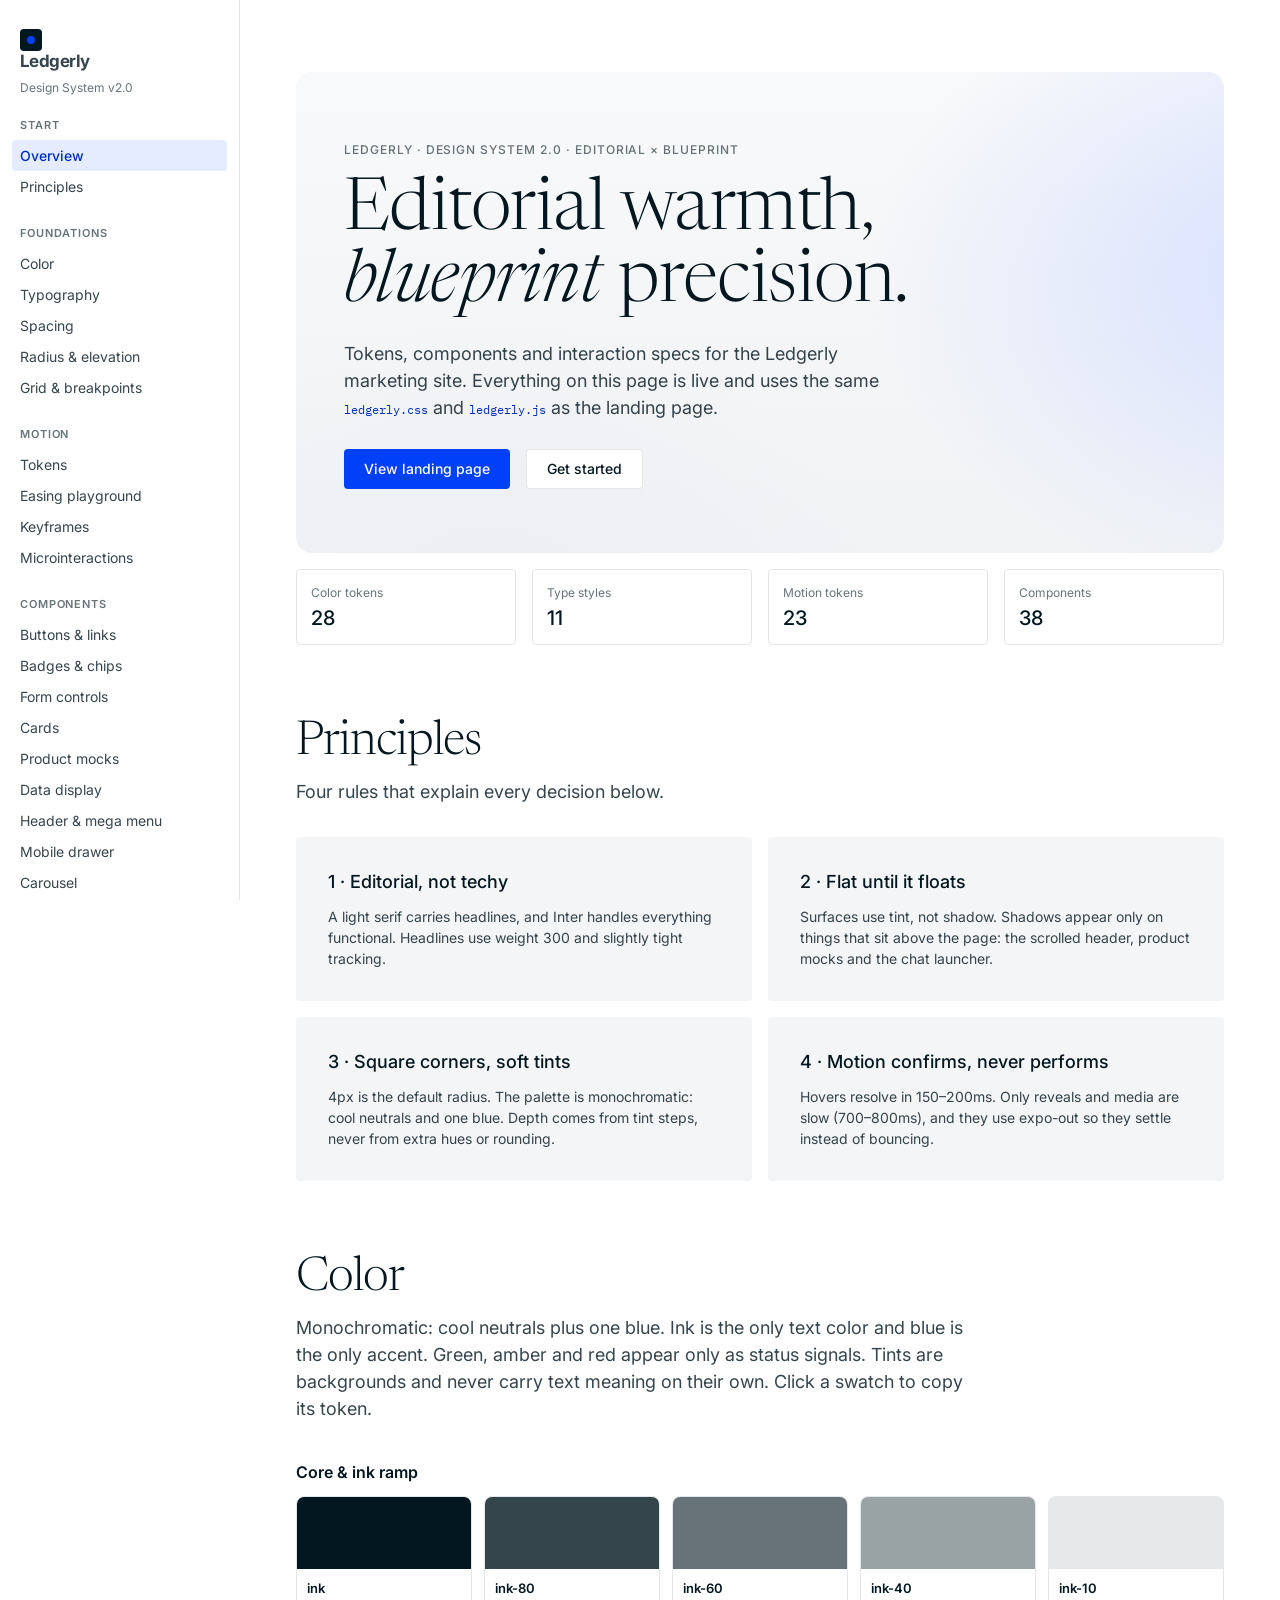
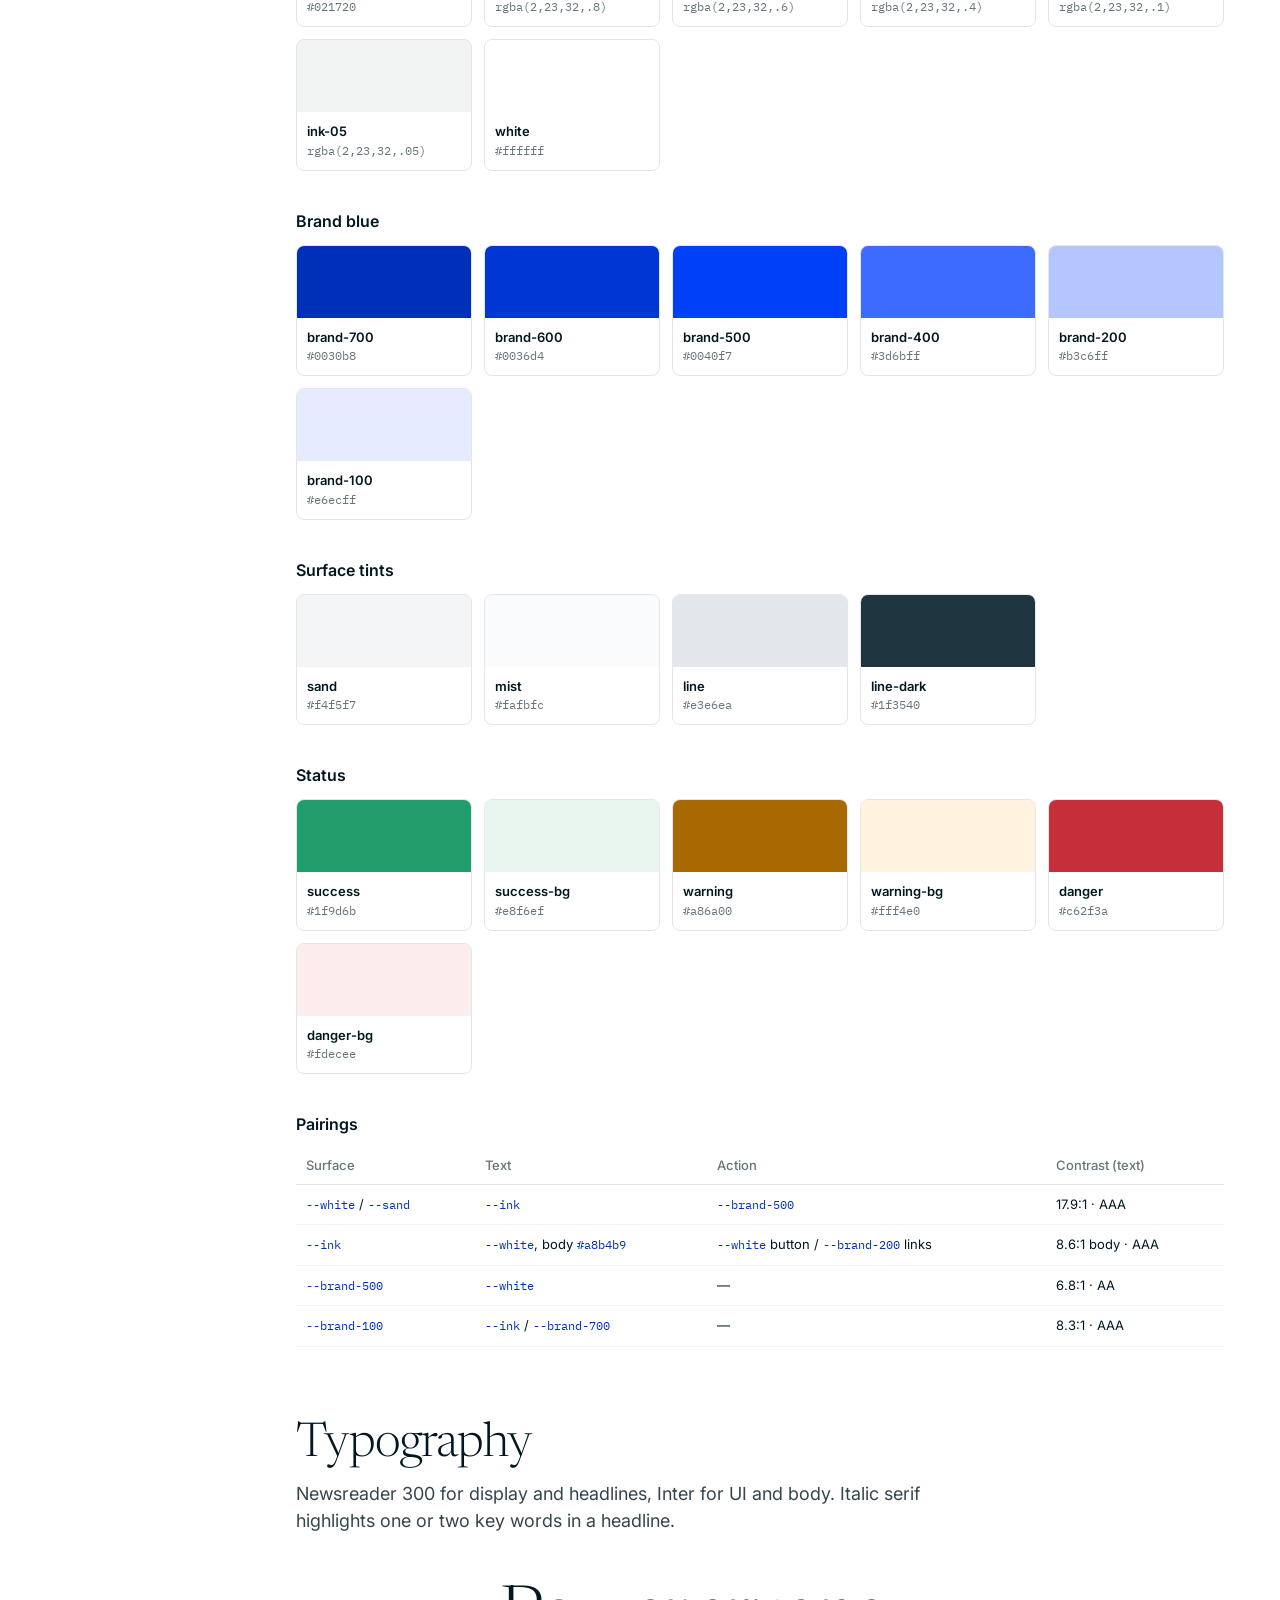
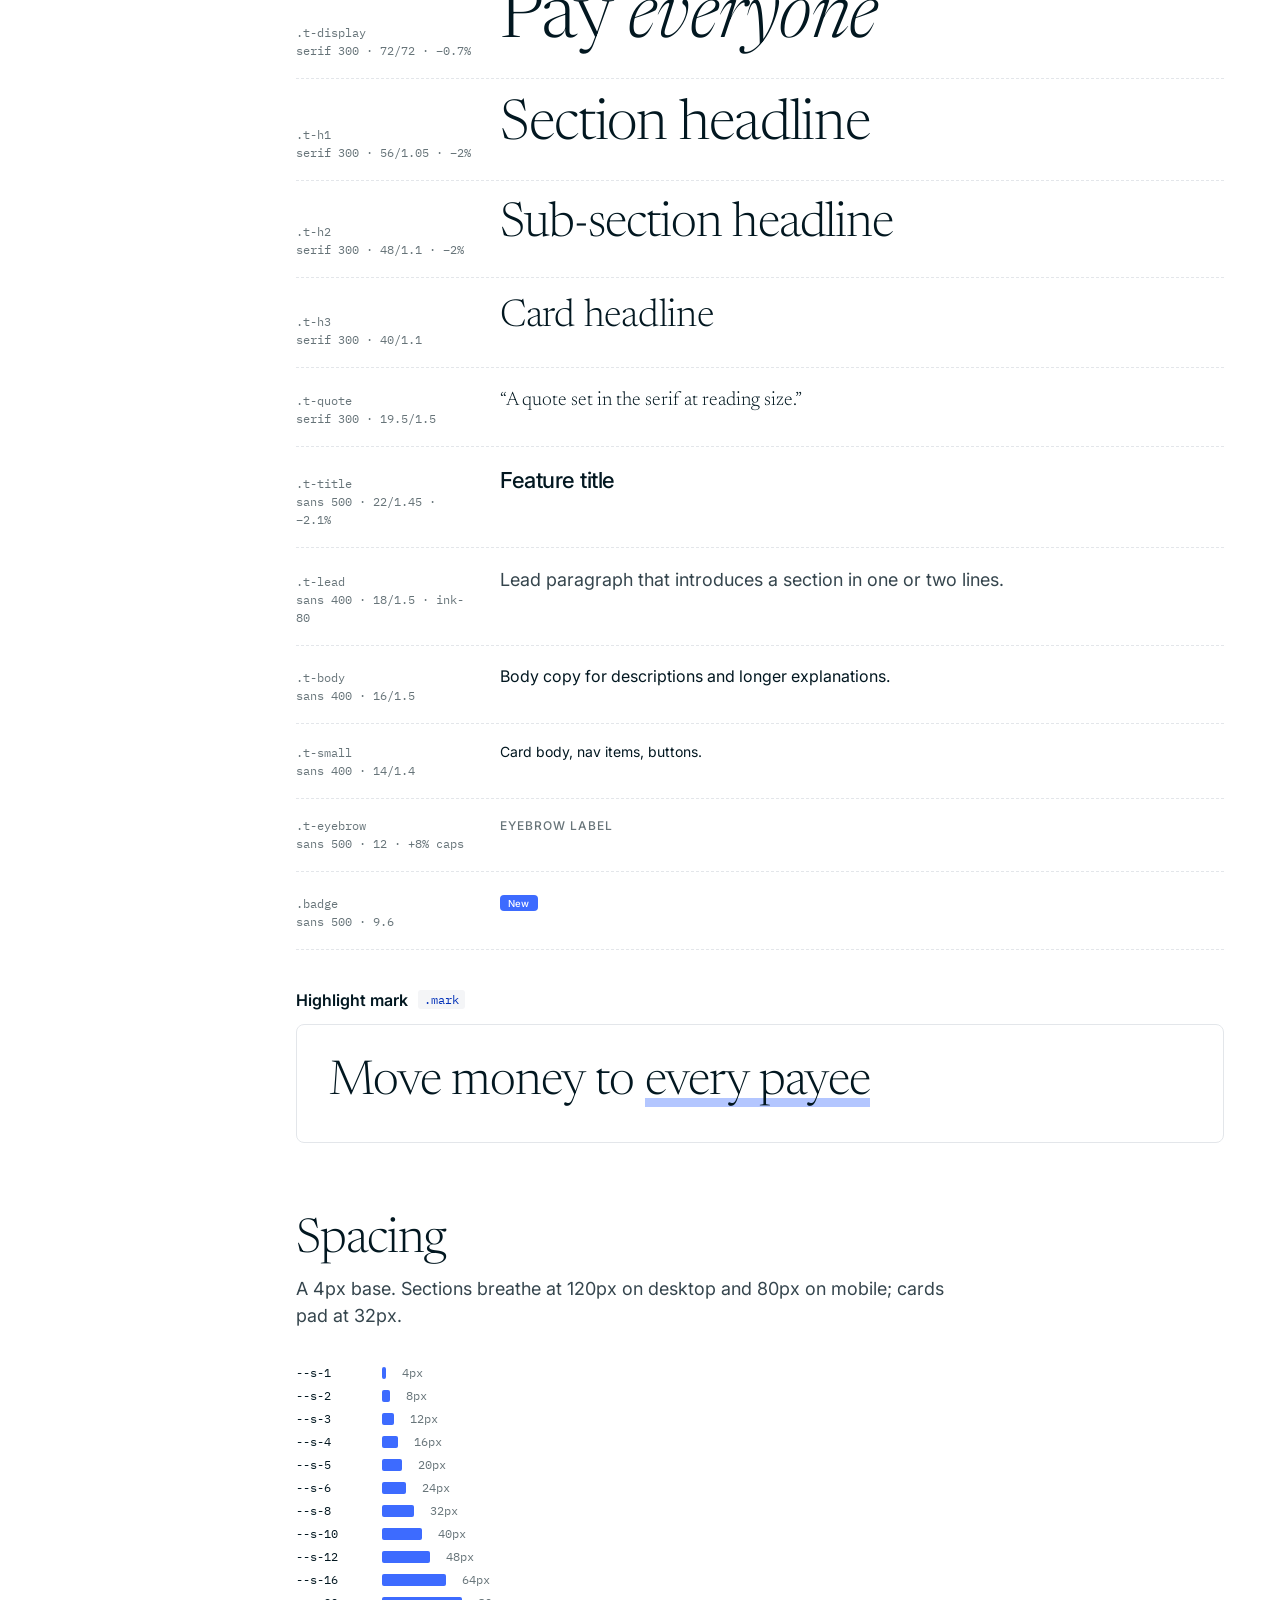
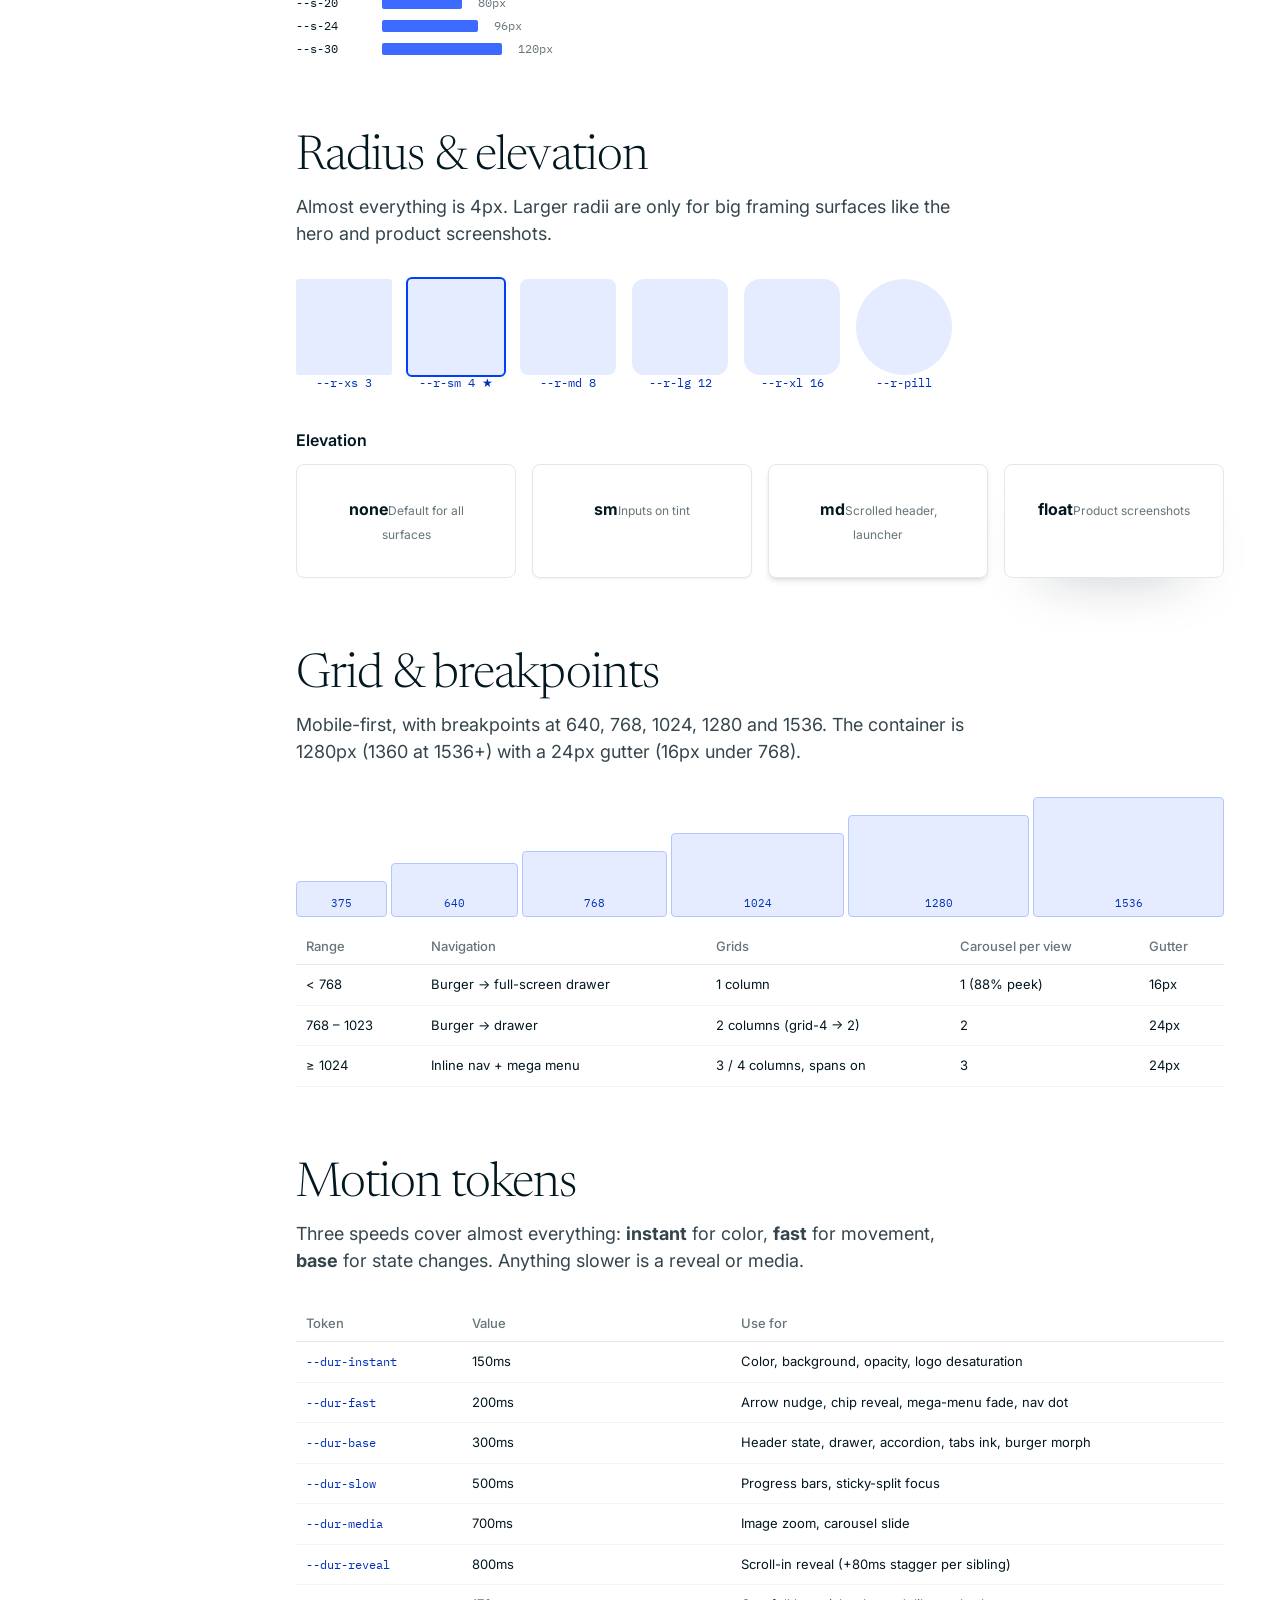
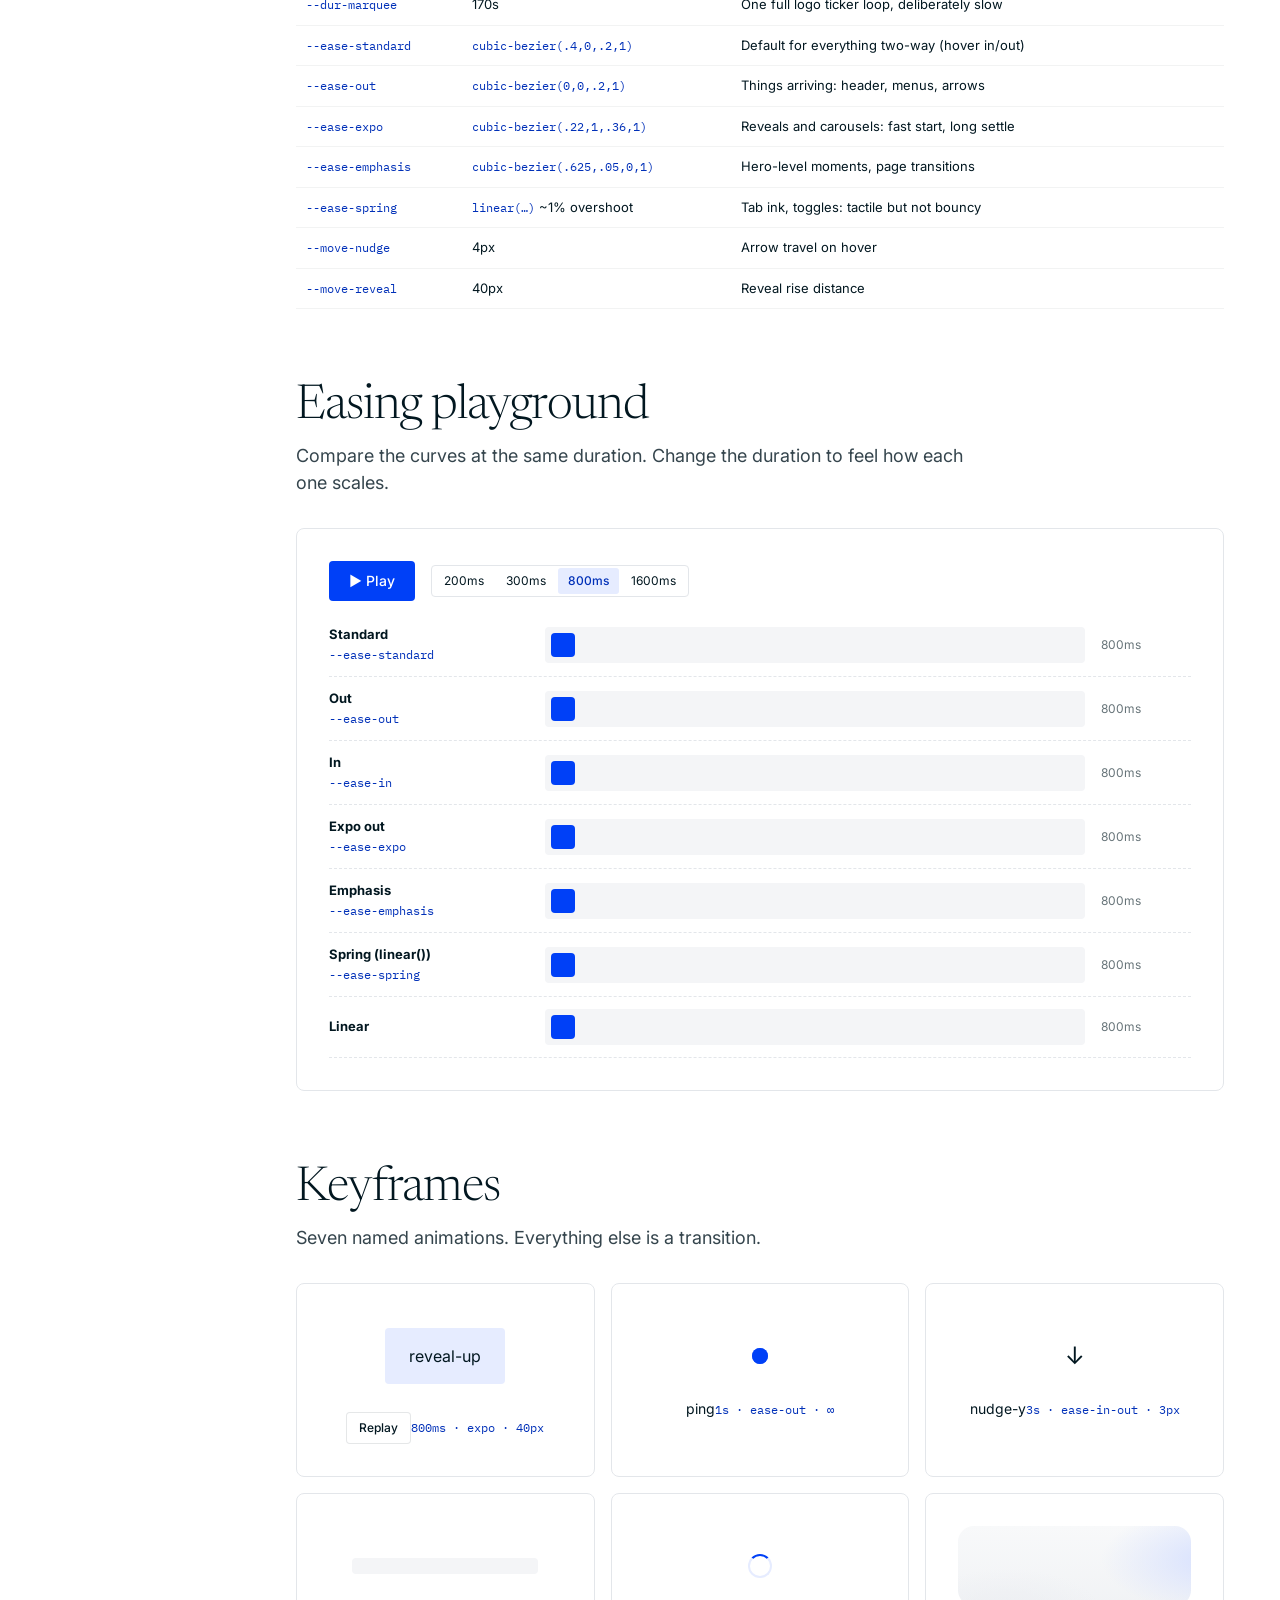
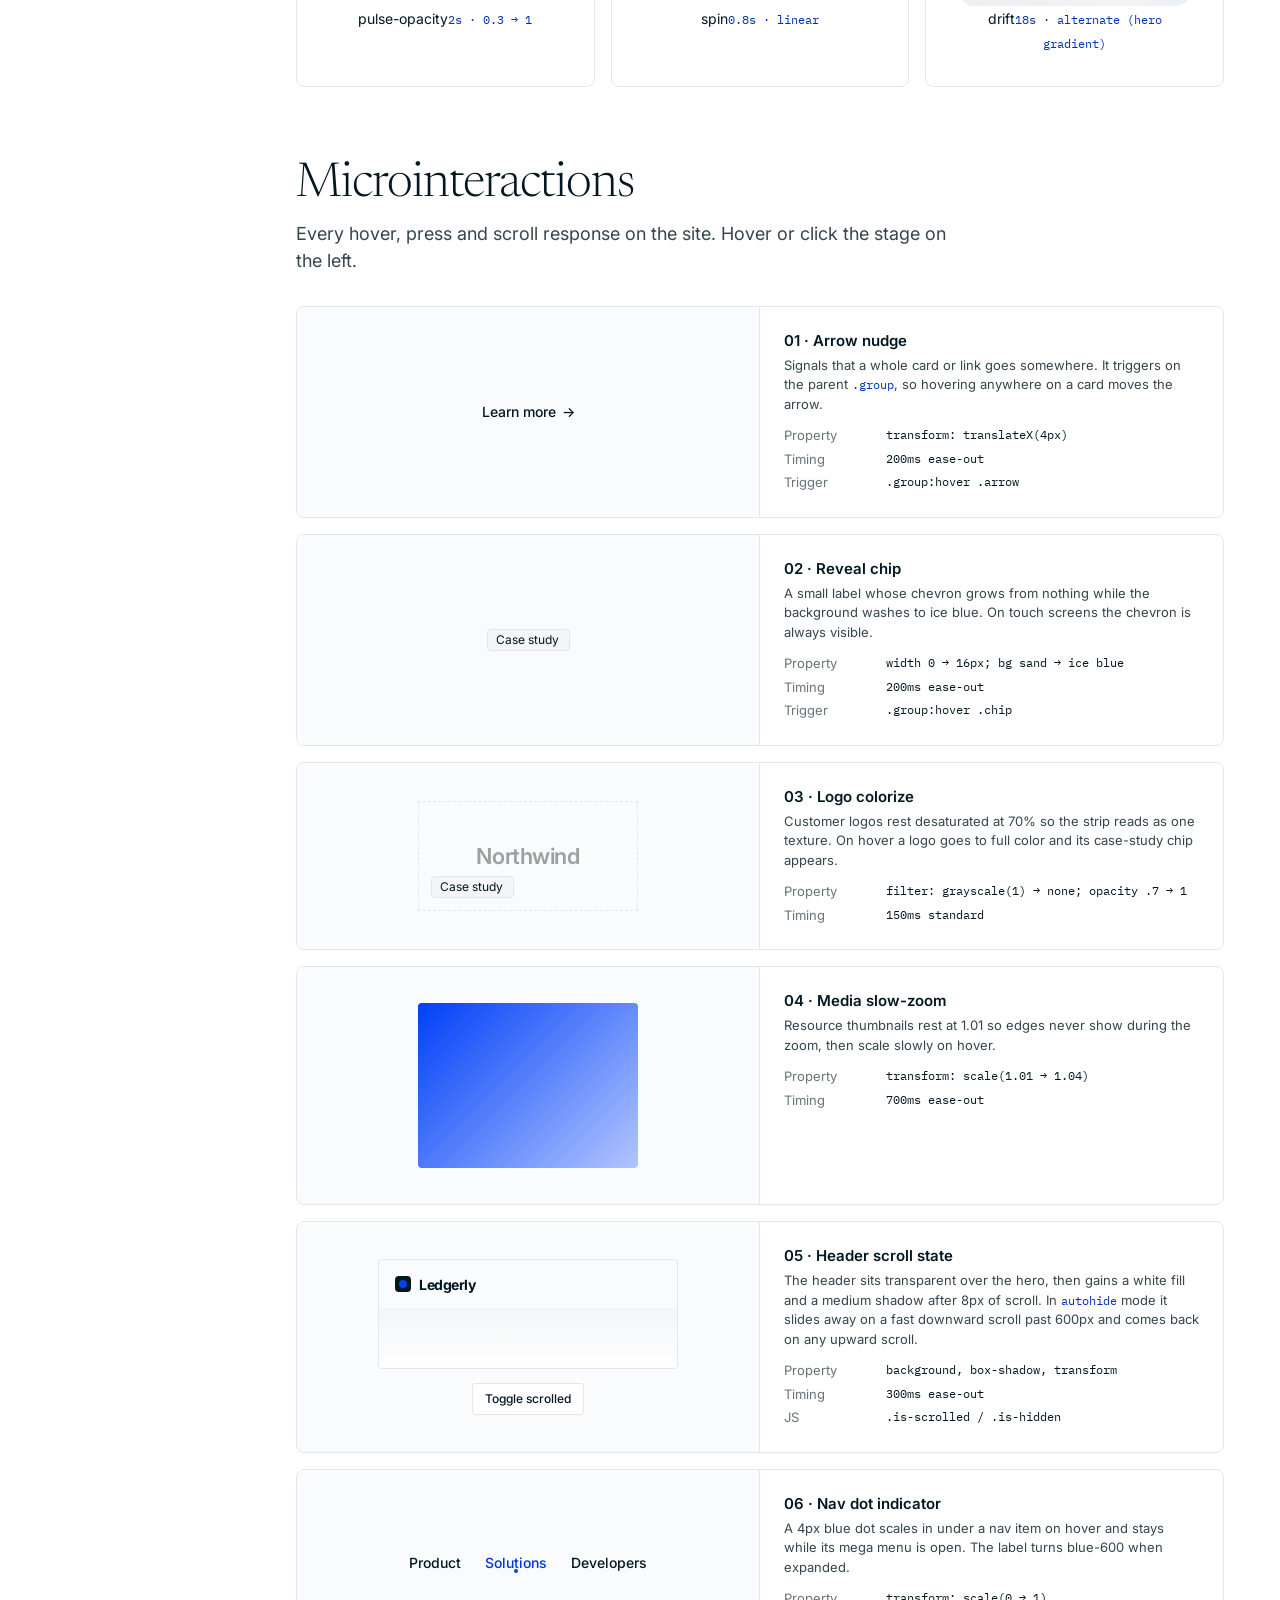
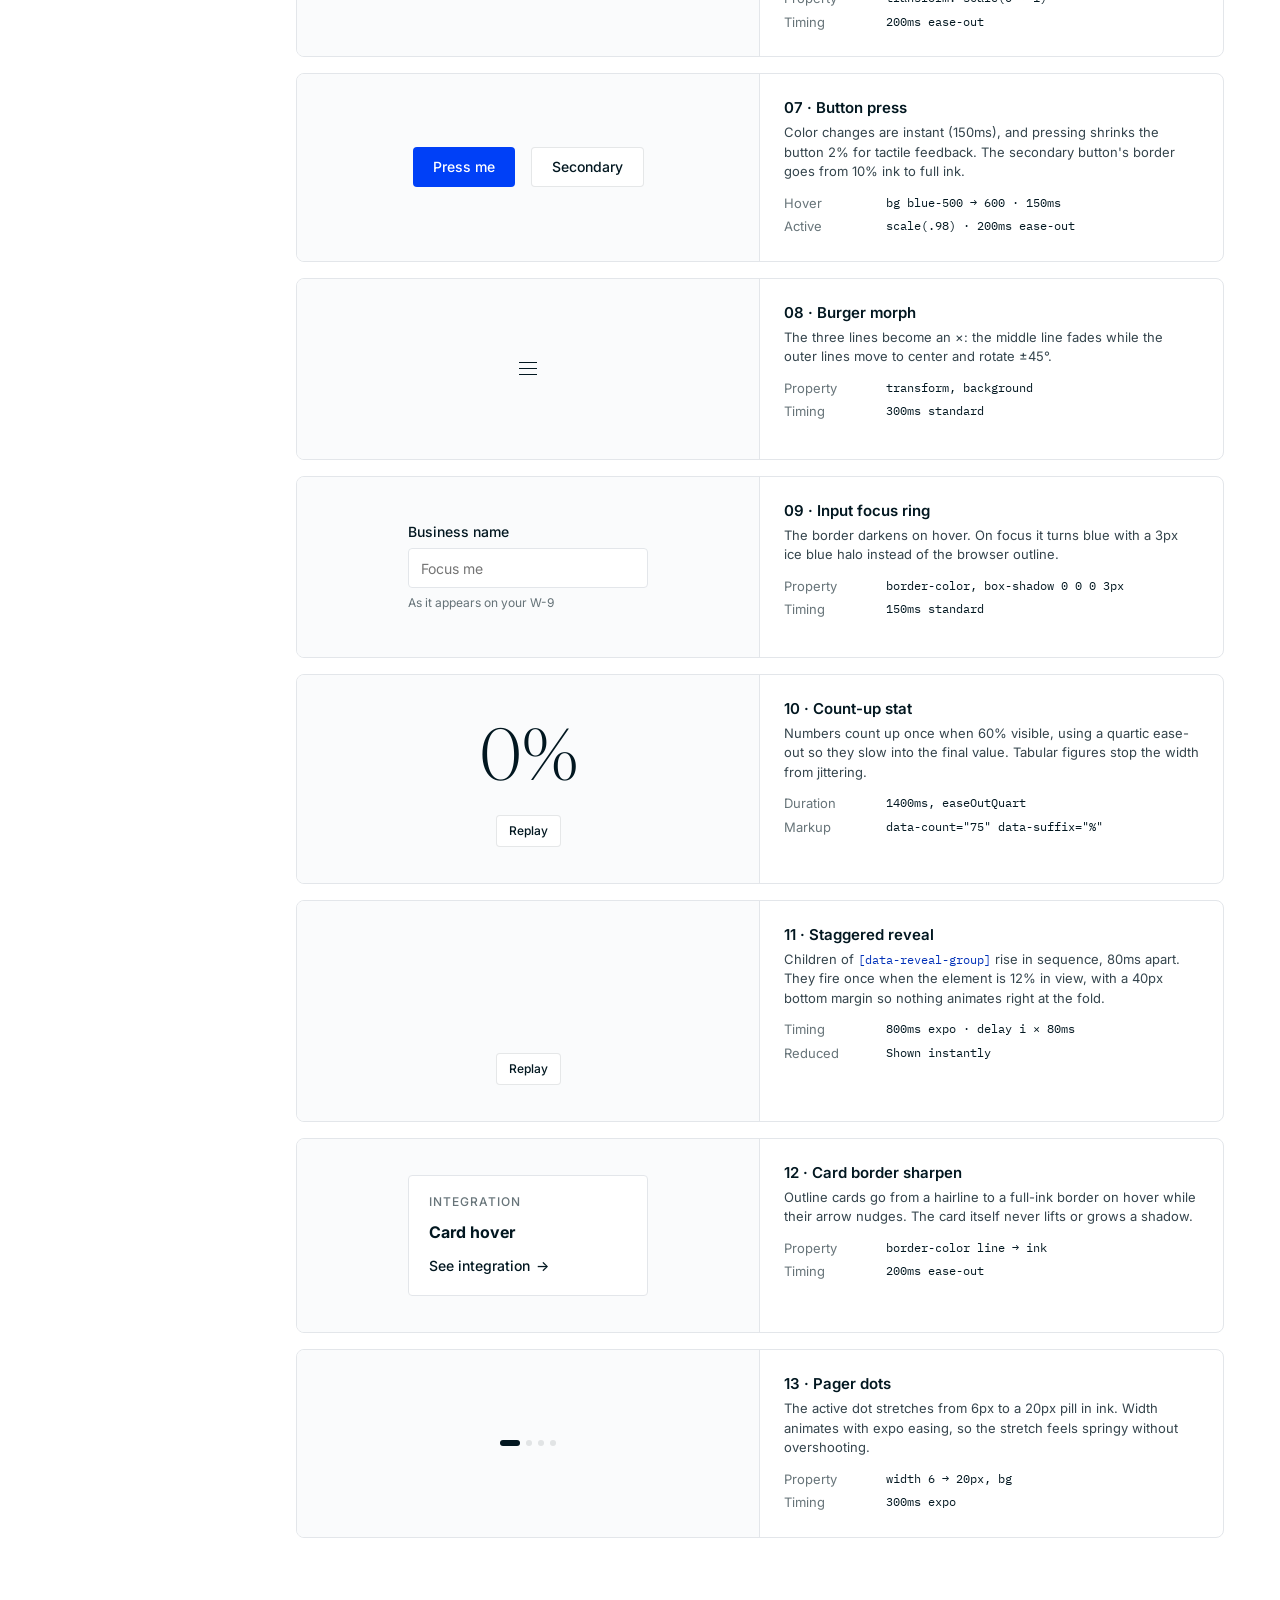
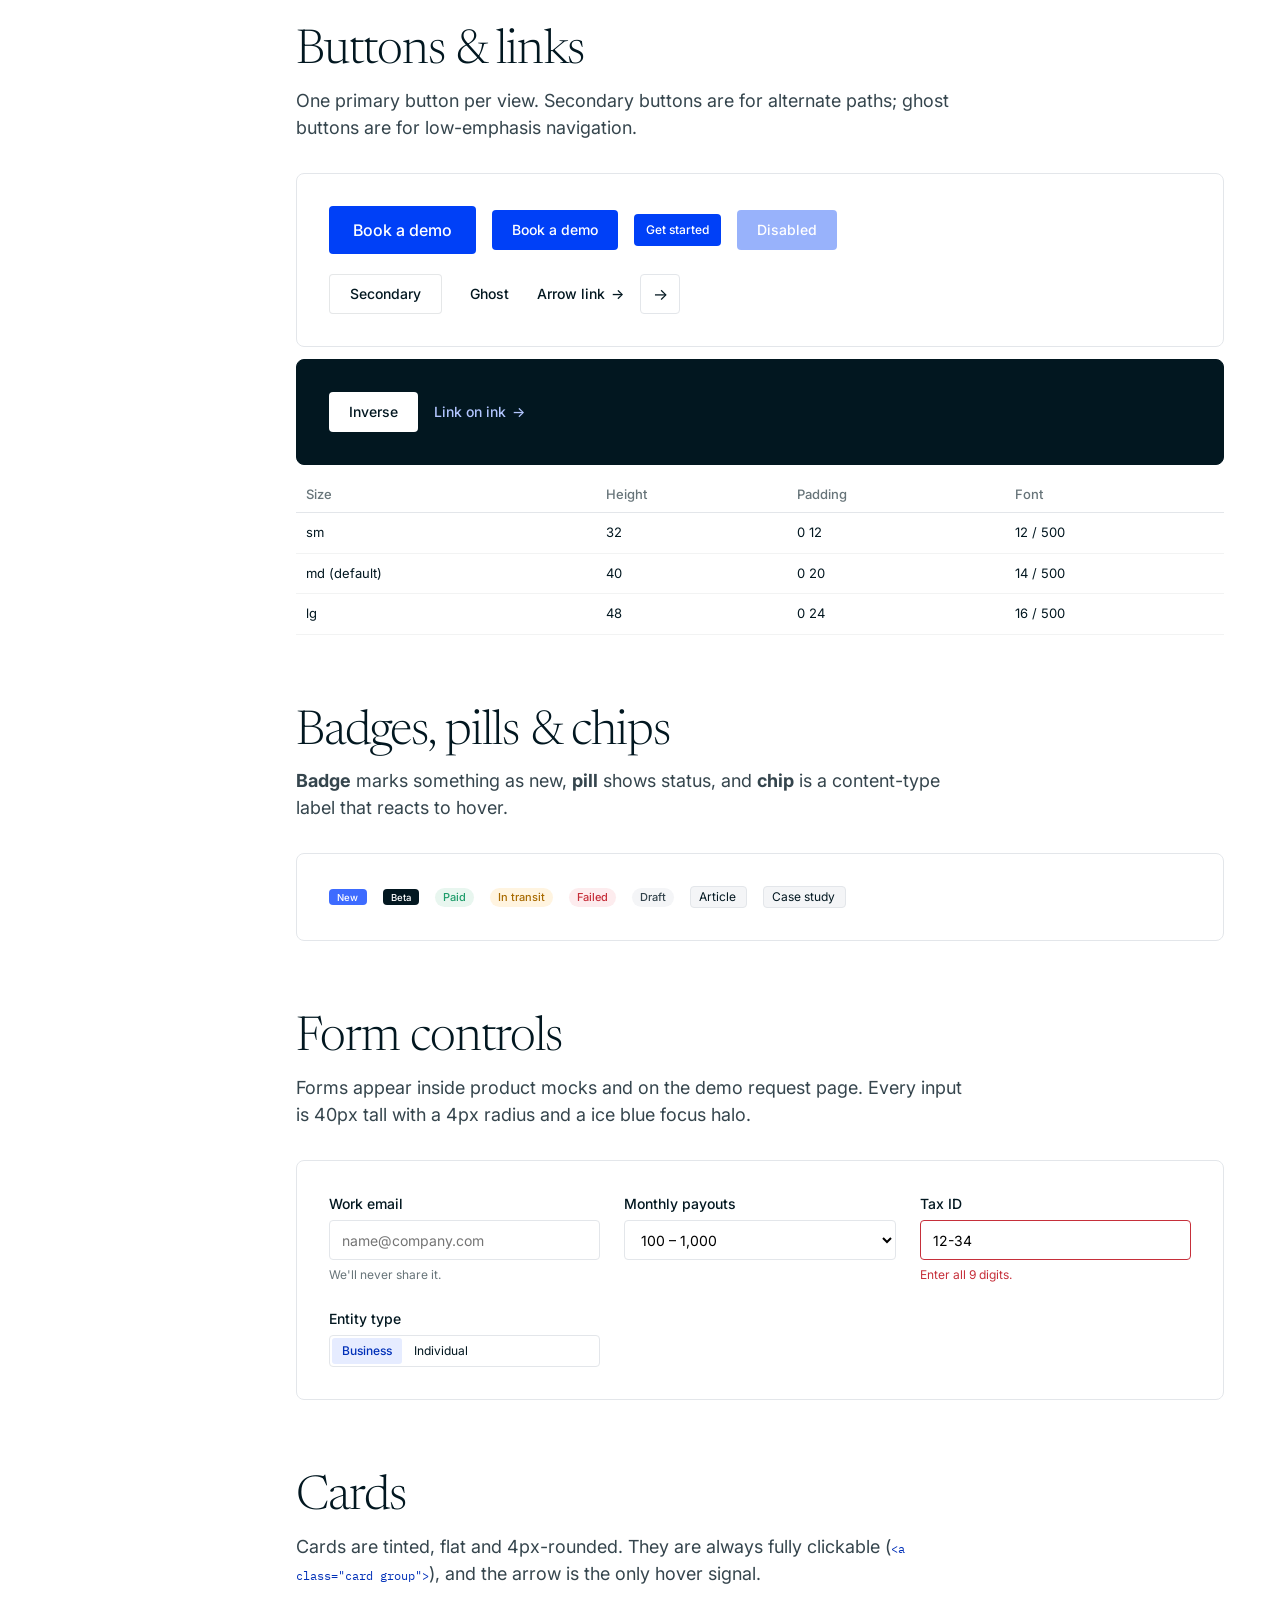
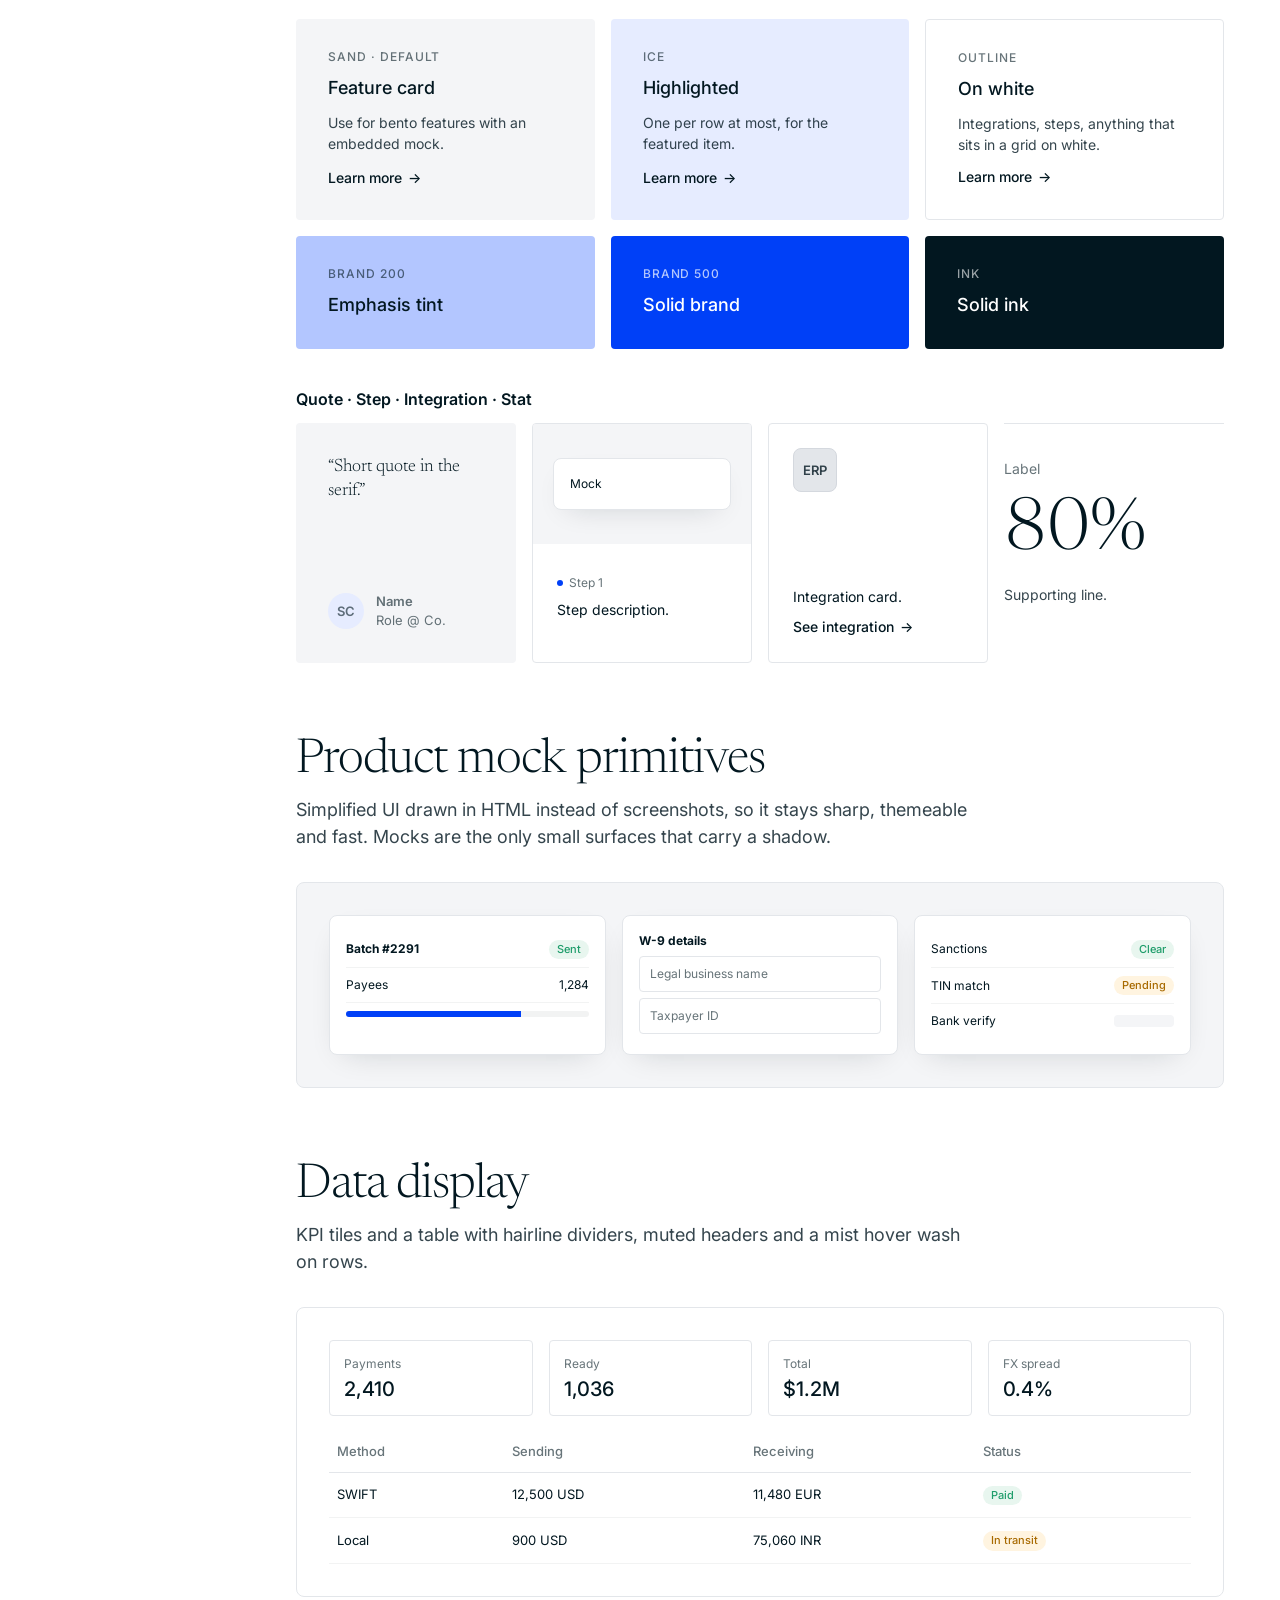
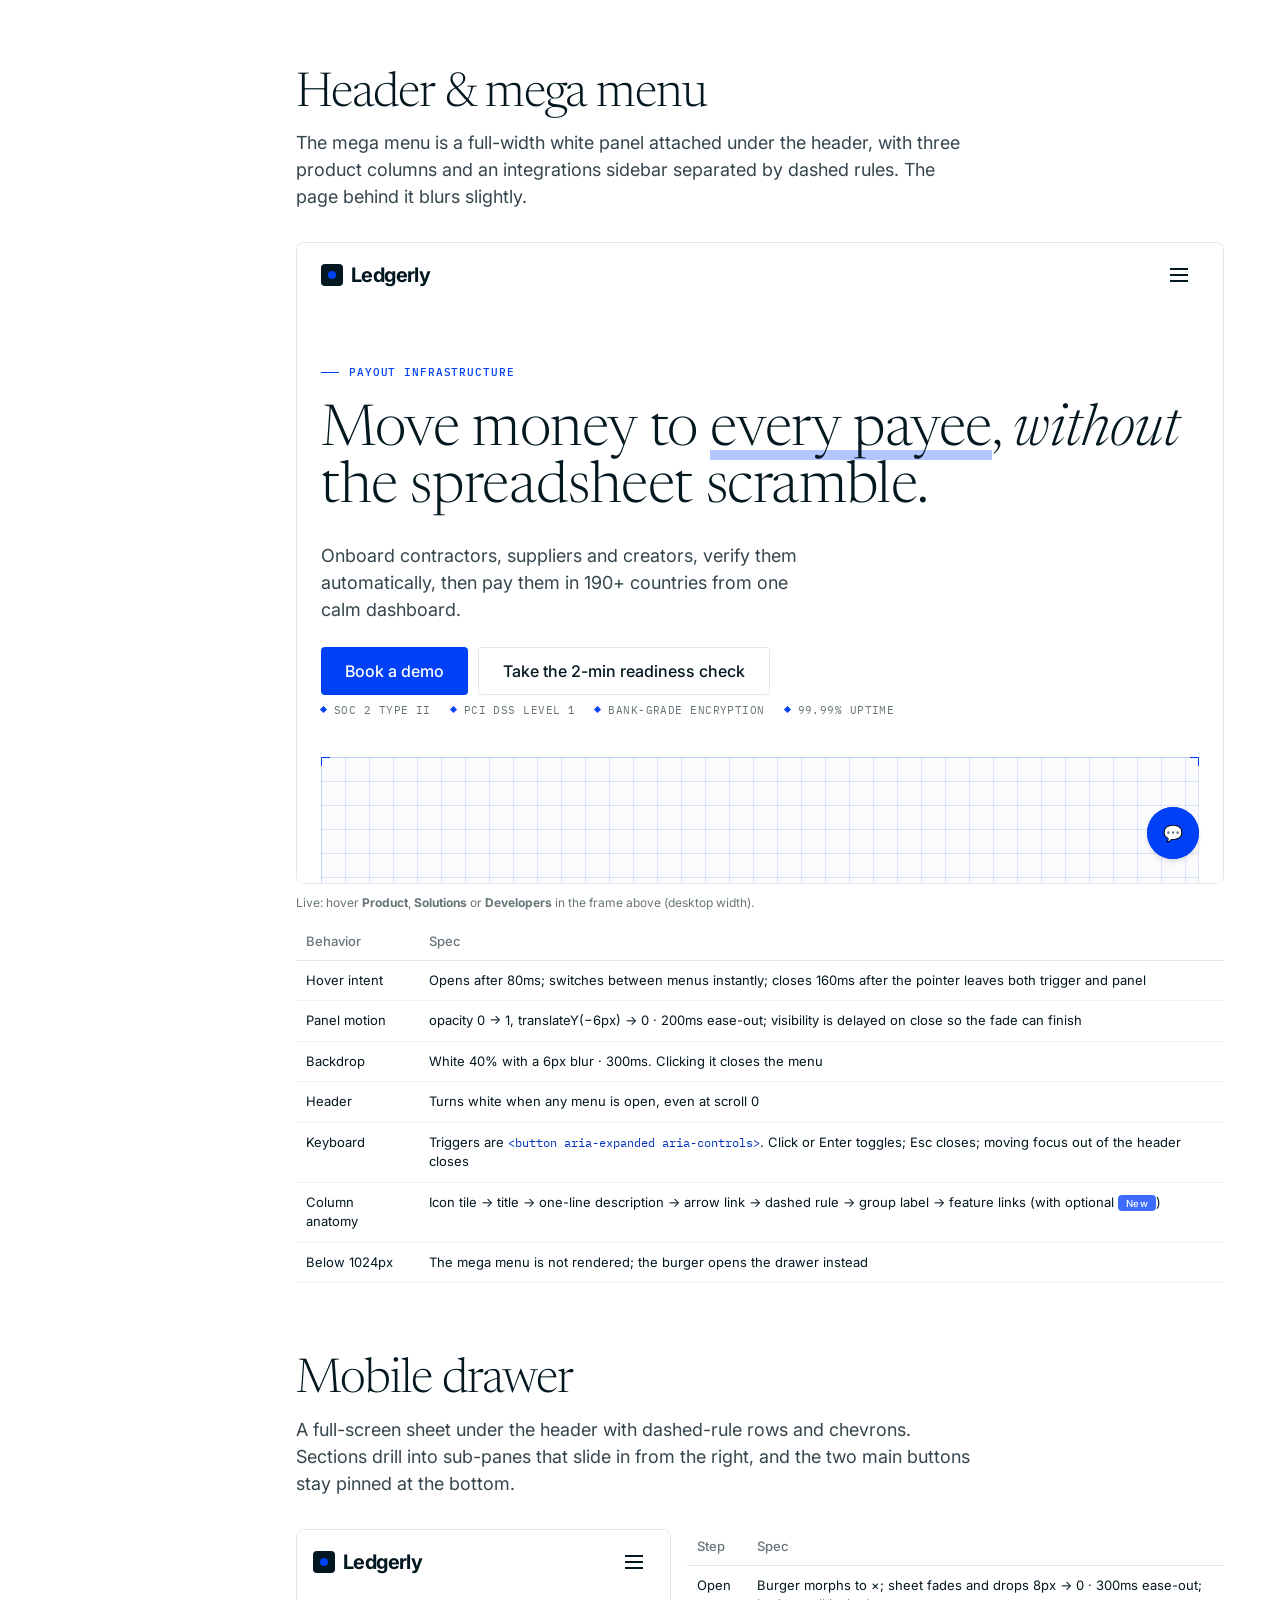
<file: design-system.html>
<!doctype html>
<html lang="en">
<head>
<meta charset="utf-8">
<meta name="viewport" content="width=device-width, initial-scale=1">
<title>Ledgerly Design System</title>
<link rel="preconnect" href="https://fonts.googleapis.com">
<link rel="preconnect" href="https://fonts.gstatic.com" crossorigin>
<link href="https://fonts.googleapis.com/css2?family=Inter:wght@300;400;500;600;700&family=Newsreader:ital,opsz,wght@0,6..72,300;0,6..72,400;0,6..72,500;1,6..72,300&family=IBM+Plex+Mono:wght@400;500;600&display=swap" rel="stylesheet">
<link rel="stylesheet" href="ledgerly.css?v=14">
<link rel="stylesheet" href="ledgerly-blueprint.css?v=14">
<style>
/* Doc-page chrome only — not part of the system */
.ds{display:grid;grid-template-columns:240px 1fr;min-height:100vh}
.ds-side{position:sticky;top:0;height:100vh;overflow-y:auto;border-right:1px solid var(--line);padding:24px 20px;font-size:var(--fs-small)}
.ds-side h6{font:600 11px var(--font-sans);letter-spacing:.08em;text-transform:uppercase;color:var(--text-muted);margin:24px 0 8px}
.ds-side a{display:block;padding:5px 8px;margin:0 -8px;border-radius:var(--r-sm);color:var(--ink-80);transition:background-color var(--dur-instant),color var(--dur-instant)}
.ds-side a:hover{background:var(--sand)}
.ds-side a.is-active{background:var(--brand-100);color:var(--brand-700);font-weight:500}
.ds-main{min-width:0;padding:0 56px 120px}
.ds-sec{padding-top:72px;scroll-margin-top:0}
.ds-sec>h2{margin-bottom:8px}
.ds-sec>.t-lead{max-width:680px;margin-bottom:32px}
.ds-h3{font:600 var(--fs-body) var(--font-sans);margin:40px 0 14px;display:flex;align-items:center;gap:10px}
.ds-h3 code{font:400 12px var(--font-mono);color:var(--text-muted);background:var(--sand);padding:2px 6px;border-radius:var(--r-xs)}
.demo{border:1px solid var(--line);border-radius:var(--r-md);padding:32px;background:var(--white);position:relative}
.demo--sand{background:var(--sand)}
.demo--ink{background:var(--ink);color:#fff;border-color:var(--ink)}
.demo__row{display:flex;flex-wrap:wrap;gap:16px;align-items:center}
.spec{width:100%;border-collapse:collapse;font-size:13px;margin-top:12px}
.spec th{text-align:left;font-weight:500;color:var(--text-muted);border-bottom:1px solid var(--line);padding:8px 10px}
.spec td{border-bottom:1px solid var(--ink-05);padding:10px;vertical-align:top}
.spec code,.ds code{font:12px var(--font-mono);color:var(--brand-700)}
.swatches{display:grid;grid-template-columns:repeat(auto-fill,minmax(150px,1fr));gap:12px}
.sw{border:1px solid var(--line);border-radius:var(--r-md);overflow:hidden;font-size:12px;cursor:copy;transition:transform var(--dur-fast) var(--ease-out)}
.sw:hover{transform:translateY(-2px)}
.sw__c{height:72px}
.sw__m{padding:10px}
.sw__m b{display:block;font-weight:600;font-size:13px}
.sw__m span{color:var(--text-muted);font-family:var(--font-mono)}
.type-row{display:grid;grid-template-columns:180px 1fr;gap:24px;align-items:baseline;padding:18px 0;border-bottom:1px dashed var(--line)}
.type-row small{font:12px/1.5 var(--font-mono);color:var(--text-muted)}
.space-row{display:flex;align-items:center;gap:16px;font:12px var(--font-mono);padding:4px 0}
.space-row i{display:block;height:12px;background:var(--brand-400);border-radius:2px}
.curve{display:grid;grid-template-columns:200px 1fr 90px;gap:16px;align-items:center;padding:12px 0;border-bottom:1px dashed var(--line);font-size:13px}
.curve__lane{height:36px;background:var(--sand);border-radius:var(--r-sm);position:relative;overflow:hidden}
.curve__dot{position:absolute;top:6px;left:6px;width:24px;height:24px;border-radius:var(--r-sm);background:var(--brand-500)}
.run .curve__dot{transform:translateX(calc(var(--lane) - 36px))}
.mi{display:grid;grid-template-columns:1fr 1fr;gap:0;border:1px solid var(--line);border-radius:var(--r-md);overflow:hidden;margin-bottom:16px}
.mi__stage{display:grid;place-items:center;padding:36px;background:var(--mist);border-right:1px solid var(--line);min-height:180px}
.mi__spec{padding:24px;font-size:13px}
.mi__spec h4{font:600 15px var(--font-sans);margin-bottom:6px}
.mi__spec p{color:var(--ink-80);margin-bottom:12px}
.mi__spec dl{display:grid;grid-template-columns:90px 1fr;gap:4px 12px}
.mi__spec dt{color:var(--text-muted)}
.mi__spec dd{font-family:var(--font-mono);font-size:12px}
.hint{font-size:12px;color:var(--text-muted);margin-top:10px}
.frame{border:1px solid var(--line);border-radius:var(--r-md);overflow:hidden;background:#fff}
.frame iframe{display:block;width:100%;border:0}
.bp{display:flex;gap:4px;align-items:flex-end;height:120px;margin-top:12px}
.bp div{background:var(--brand-100);border:1px solid var(--brand-200);border-radius:var(--r-sm);display:flex;align-items:flex-end;justify-content:center;padding:6px;font:11px var(--font-mono);color:var(--brand-700)}
.toast{position:fixed;left:50%;bottom:24px;transform:translate(-50%,20px);opacity:0;background:var(--ink);color:#fff;padding:10px 16px;border-radius:var(--r-sm);font-size:13px;transition:opacity var(--dur-fast) var(--ease-out),transform var(--dur-fast) var(--ease-out);z-index:300;pointer-events:none}
.toast.is-on{opacity:1;transform:translate(-50%,0)}
.do-dont{display:grid;grid-template-columns:1fr 1fr;gap:16px}
.do-dont>div{border-top:3px solid var(--success);background:var(--sand);padding:20px;border-radius:var(--r-sm);font-size:14px}
.do-dont>div.dont{border-color:var(--danger)}
.do-dont b{display:block;margin-bottom:6px}
@media (max-width:1023px){.ds{grid-template-columns:1fr}.ds-side{display:none}.ds-main{padding:0 20px 80px}.mi{grid-template-columns:1fr}.mi__stage{border-right:0;border-bottom:1px solid var(--line)}.type-row,.curve{grid-template-columns:1fr}.do-dont{grid-template-columns:1fr}}
</style>
</head>
<body>
<div class="ds">
<aside class="ds-side" aria-label="Design system sections">
  <a href="index.html" class="brand" style="font-size:17px;margin-bottom:6px"><span class="brand__glyph"></span>Ledgerly</a>
  <div class="t-micro t-muted">Design System v2.0</div>
  <h6>Start</h6>
  <a href="#overview">Overview</a><a href="#principles">Principles</a>
  <h6>Foundations</h6>
  <a href="#color">Color</a><a href="#type">Typography</a><a href="#space">Spacing</a><a href="#radius">Radius &amp; elevation</a><a href="#grid">Grid &amp; breakpoints</a>
  <h6>Motion</h6>
  <a href="#motion-tokens">Tokens</a><a href="#easing">Easing playground</a><a href="#keyframes">Keyframes</a><a href="#micro">Microinteractions</a>
  <h6>Components</h6>
  <a href="#buttons">Buttons &amp; links</a><a href="#badges">Badges &amp; chips</a><a href="#forms">Form controls</a><a href="#cards">Cards</a><a href="#mocks">Product mocks</a><a href="#data">Data display</a><a href="#nav">Header &amp; mega menu</a><a href="#drawer">Mobile drawer</a><a href="#carousel">Carousel</a><a href="#marquee">Marquee</a><a href="#tabs">Tabs &amp; accordion</a><a href="#misc">Launcher &amp; misc</a>
  <h6>Blueprint · 2.0</h6>
  <a href="#bp-language">Blueprint language</a><a href="#illos">Illustration library</a><a href="#motion-v2">Diagram motion</a><a href="#engage">Engagement</a><a href="#imagery">Photography</a><a href="#editorial">Journal &amp; articles</a>
  <h6>Patterns</h6>
  <a href="#patterns">Section patterns</a><a href="#a11y">Accessibility</a><a href="#usage">Using the system</a>
</aside>

<main class="ds-main">

<!-- OVERVIEW -->
<section class="ds-sec" id="overview">
  <div class="hero-surface" style="text-align:left;padding:64px 48px">
    <span class="t-eyebrow">Ledgerly · Design System 2.0 · Editorial × Blueprint</span>
    <h1 class="t-display" style="margin:16px 0 20px;max-width:760px">Editorial warmth, <em>blueprint</em> precision.</h1>
    <p class="t-lead" style="max-width:560px">Tokens, components and interaction specs for the Ledgerly marketing site. Everything on this page is live and uses the same <code>ledgerly.css</code> and <code>ledgerly.js</code> as the landing page.</p>
    <div class="demo__row" style="margin-top:28px"><a href="index.html" class="btn btn--primary">View landing page</a><a href="#usage" class="btn btn--secondary">Get started</a></div>
  </div>
  <div class="grid grid-4" style="margin-top:16px">
    <div class="kpi">Color tokens<strong>28</strong></div><div class="kpi">Type styles<strong>11</strong></div><div class="kpi">Motion tokens<strong>23</strong></div><div class="kpi">Components<strong>38</strong></div>
  </div>
</section>

<section class="ds-sec" id="principles">
  <h2 class="t-h2">Principles</h2>
  <p class="t-lead">Four rules that explain every decision below.</p>
  <div class="grid grid-2">
    <div class="card"><div class="card__title">1 · Editorial, not techy</div><p class="card__body">A light serif carries headlines, and Inter handles everything functional. Headlines use weight 300 and slightly tight tracking.</p></div>
    <div class="card"><div class="card__title">2 · Flat until it floats</div><p class="card__body">Surfaces use tint, not shadow. Shadows appear only on things that sit above the page: the scrolled header, product mocks and the chat launcher.</p></div>
    <div class="card"><div class="card__title">3 · Square corners, soft tints</div><p class="card__body">4px is the default radius. The palette is monochromatic: cool neutrals and one blue. Depth comes from tint steps, never from extra hues or rounding.</p></div>
    <div class="card"><div class="card__title">4 · Motion confirms, never performs</div><p class="card__body">Hovers resolve in 150–200ms. Only reveals and media are slow (700–800ms), and they use expo-out so they settle instead of bouncing.</p></div>
  </div>
</section>

<!-- COLOR -->
<section class="ds-sec" id="color">
  <h2 class="t-h2">Color</h2>
  <p class="t-lead">Monochromatic: cool neutrals plus one blue. Ink is the only text color and blue is the only accent. Green, amber and red appear only as status signals. Tints are backgrounds and never carry text meaning on their own. Click a swatch to copy its token.</p>
  <div class="ds-h3">Core &amp; ink ramp</div>
  <div class="swatches" data-swatches="--ink,--ink-80,--ink-60,--ink-40,--ink-10,--ink-05,--white"></div>
  <div class="ds-h3">Brand blue</div>
  <div class="swatches" data-swatches="--brand-700,--brand-600,--brand-500,--brand-400,--brand-200,--brand-100"></div>
  <div class="ds-h3">Surface tints</div>
  <div class="swatches" data-swatches="--sand,--mist,--line,--line-dark"></div>
  <div class="ds-h3">Status</div>
  <div class="swatches" data-swatches="--success,--success-bg,--warning,--warning-bg,--danger,--danger-bg"></div>
  <div class="ds-h3">Pairings</div>
  <table class="spec">
    <tr><th>Surface</th><th>Text</th><th>Action</th><th>Contrast (text)</th></tr>
    <tr><td><code>--white</code> / <code>--sand</code></td><td><code>--ink</code></td><td><code>--brand-500</code></td><td>17.9:1 · AAA</td></tr>
    <tr><td><code>--ink</code></td><td><code>--white</code>, body <code>#a8b4b9</code></td><td><code>--white</code> button / <code>--brand-200</code> links</td><td>8.6:1 body · AAA</td></tr>
    <tr><td><code>--brand-500</code></td><td><code>--white</code></td><td>—</td><td>6.8:1 · AA</td></tr>
    <tr><td><code>--brand-100</code></td><td><code>--ink</code> / <code>--brand-700</code></td><td>—</td><td>8.3:1 · AAA</td></tr>
  </table>
</section>

<!-- TYPE -->
<section class="ds-sec" id="type">
  <h2 class="t-h2">Typography</h2>
  <p class="t-lead">Newsreader 300 for display and headlines, Inter for UI and body. Italic serif highlights one or two key words in a headline.</p>
  <div class="type-row"><small>.t-display<br>serif 300 · 72/72 · −0.7%</small><div class="t-display">Pay <em>everyone</em></div></div>
  <div class="type-row"><small>.t-h1<br>serif 300 · 56/1.05 · −2%</small><div class="t-h1">Section headline</div></div>
  <div class="type-row"><small>.t-h2<br>serif 300 · 48/1.1 · −2%</small><div class="t-h2">Sub-section headline</div></div>
  <div class="type-row"><small>.t-h3<br>serif 300 · 40/1.1</small><div class="t-h3">Card headline</div></div>
  <div class="type-row"><small>.t-quote<br>serif 300 · 19.5/1.5</small><div class="t-quote">“A quote set in the serif at reading size.”</div></div>
  <div class="type-row"><small>.t-title<br>sans 500 · 22/1.45 · −2.1%</small><div class="t-title">Feature title</div></div>
  <div class="type-row"><small>.t-lead<br>sans 400 · 18/1.5 · ink-80</small><div class="t-lead">Lead paragraph that introduces a section in one or two lines.</div></div>
  <div class="type-row"><small>.t-body<br>sans 400 · 16/1.5</small><div class="t-body">Body copy for descriptions and longer explanations.</div></div>
  <div class="type-row"><small>.t-small<br>sans 400 · 14/1.4</small><div class="t-small">Card body, nav items, buttons.</div></div>
  <div class="type-row"><small>.t-eyebrow<br>sans 500 · 12 · +8% caps</small><div class="t-eyebrow">Eyebrow label</div></div>
  <div class="type-row"><small>.badge<br>sans 500 · 9.6</small><div><span class="badge">New</span></div></div>
  <div class="ds-h3">Highlight mark <code>.mark</code></div>
  <div class="demo"><div class="t-h2">Move money to <span class="mark">every payee</span></div></div>
</section>

<!-- SPACE -->
<section class="ds-sec" id="space">
  <h2 class="t-h2">Spacing</h2>
  <p class="t-lead">A 4px base. Sections breathe at 120px on desktop and 80px on mobile; cards pad at 32px.</p>
  <div id="spaceScale"></div>
</section>

<!-- RADIUS -->
<section class="ds-sec" id="radius">
  <h2 class="t-h2">Radius &amp; elevation</h2>
  <p class="t-lead">Almost everything is 4px. Larger radii are only for big framing surfaces like the hero and product screenshots.</p>
  <div class="demo__row">
    <div class="stack t-micro center" style="--stack:8px"><div style="width:96px;height:96px;background:var(--brand-100);border-radius:var(--r-xs)"></div><code>--r-xs 3</code></div>
    <div class="stack t-micro center" style="--stack:8px"><div style="width:96px;height:96px;background:var(--brand-100);border-radius:var(--r-sm);outline:2px solid var(--brand-500)"></div><code>--r-sm 4 ★</code></div>
    <div class="stack t-micro center" style="--stack:8px"><div style="width:96px;height:96px;background:var(--brand-100);border-radius:var(--r-md)"></div><code>--r-md 8</code></div>
    <div class="stack t-micro center" style="--stack:8px"><div style="width:96px;height:96px;background:var(--brand-100);border-radius:var(--r-lg)"></div><code>--r-lg 12</code></div>
    <div class="stack t-micro center" style="--stack:8px"><div style="width:96px;height:96px;background:var(--brand-100);border-radius:var(--r-xl)"></div><code>--r-xl 16</code></div>
    <div class="stack t-micro center" style="--stack:8px"><div style="width:96px;height:96px;background:var(--brand-100);border-radius:var(--r-pill)"></div><code>--r-pill</code></div>
  </div>
  <div class="ds-h3">Elevation</div>
  <div class="grid grid-4">
    <div class="demo stack center" style="box-shadow:none"><b>none</b><span class="t-micro t-muted">Default for all surfaces</span></div>
    <div class="demo stack center" style="box-shadow:var(--shadow-sm)"><b>sm</b><span class="t-micro t-muted">Inputs on tint</span></div>
    <div class="demo stack center" style="box-shadow:var(--shadow-md)"><b>md</b><span class="t-micro t-muted">Scrolled header, launcher</span></div>
    <div class="demo stack center" style="box-shadow:var(--shadow-float)"><b>float</b><span class="t-micro t-muted">Product screenshots</span></div>
  </div>
</section>

<!-- GRID -->
<section class="ds-sec" id="grid">
  <h2 class="t-h2">Grid &amp; breakpoints</h2>
  <p class="t-lead">Mobile-first, with breakpoints at 640, 768, 1024, 1280 and 1536. The container is 1280px (1360 at 1536+) with a 24px gutter (16px under 768).</p>
  <div class="bp">
    <div style="width:10%;height:30%">375</div><div style="width:14%;height:45%">640</div><div style="width:16%;height:55%">768</div><div style="width:19%;height:70%">1024</div><div style="width:20%;height:85%">1280</div><div style="width:21%;height:100%">1536</div>
  </div>
  <table class="spec">
    <tr><th>Range</th><th>Navigation</th><th>Grids</th><th>Carousel per view</th><th>Gutter</th></tr>
    <tr><td>&lt; 768</td><td>Burger → full-screen drawer</td><td>1 column</td><td>1 (88% peek)</td><td>16px</td></tr>
    <tr><td>768 – 1023</td><td>Burger → drawer</td><td>2 columns (grid-4 → 2)</td><td>2</td><td>24px</td></tr>
    <tr><td>≥ 1024</td><td>Inline nav + mega menu</td><td>3 / 4 columns, spans on</td><td>3</td><td>24px</td></tr>
  </table>
</section>

<!-- MOTION TOKENS -->
<section class="ds-sec" id="motion-tokens">
  <h2 class="t-h2">Motion tokens</h2>
  <p class="t-lead">Three speeds cover almost everything: <b>instant</b> for color, <b>fast</b> for movement, <b>base</b> for state changes. Anything slower is a reveal or media.</p>
  <table class="spec">
    <tr><th>Token</th><th>Value</th><th>Use for</th></tr>
    <tr><td><code>--dur-instant</code></td><td>150ms</td><td>Color, background, opacity, logo desaturation</td></tr>
    <tr><td><code>--dur-fast</code></td><td>200ms</td><td>Arrow nudge, chip reveal, mega-menu fade, nav dot</td></tr>
    <tr><td><code>--dur-base</code></td><td>300ms</td><td>Header state, drawer, accordion, tabs ink, burger morph</td></tr>
    <tr><td><code>--dur-slow</code></td><td>500ms</td><td>Progress bars, sticky-split focus</td></tr>
    <tr><td><code>--dur-media</code></td><td>700ms</td><td>Image zoom, carousel slide</td></tr>
    <tr><td><code>--dur-reveal</code></td><td>800ms</td><td>Scroll-in reveal (+80ms stagger per sibling)</td></tr>
    <tr><td><code>--dur-marquee</code></td><td>170s</td><td>One full logo ticker loop, deliberately slow</td></tr>
    <tr><td><code>--ease-standard</code></td><td><code>cubic-bezier(.4,0,.2,1)</code></td><td>Default for everything two-way (hover in/out)</td></tr>
    <tr><td><code>--ease-out</code></td><td><code>cubic-bezier(0,0,.2,1)</code></td><td>Things arriving: header, menus, arrows</td></tr>
    <tr><td><code>--ease-expo</code></td><td><code>cubic-bezier(.22,1,.36,1)</code></td><td>Reveals and carousels: fast start, long settle</td></tr>
    <tr><td><code>--ease-emphasis</code></td><td><code>cubic-bezier(.625,.05,0,1)</code></td><td>Hero-level moments, page transitions</td></tr>
    <tr><td><code>--ease-spring</code></td><td><code>linear(…)</code> ~1% overshoot</td><td>Tab ink, toggles: tactile but not bouncy</td></tr>
    <tr><td><code>--move-nudge</code></td><td>4px</td><td>Arrow travel on hover</td></tr>
    <tr><td><code>--move-reveal</code></td><td>40px</td><td>Reveal rise distance</td></tr>
  </table>
</section>

<!-- EASING PLAYGROUND -->
<section class="ds-sec" id="easing">
  <h2 class="t-h2">Easing playground</h2>
  <p class="t-lead">Compare the curves at the same duration. Change the duration to feel how each one scales.</p>
  <div class="demo">
    <div class="demo__row" style="margin-bottom:12px">
      <button class="btn btn--primary" id="runCurves">▶ Play</button>
      <div class="segmented" id="durSeg"><button data-d="200">200ms</button><button data-d="300">300ms</button><button data-d="800" aria-pressed="true">800ms</button><button data-d="1600">1600ms</button></div>
    </div>
    <div id="curves"></div>
  </div>
</section>

<!-- KEYFRAMES -->
<section class="ds-sec" id="keyframes">
  <h2 class="t-h2">Keyframes</h2>
  <p class="t-lead">Seven named animations. Everything else is a transition.</p>
  <div class="grid grid-3">
    <div class="demo stack center"><div style="height:80px;display:grid;place-items:center"><div class="card card--ice" id="revealDemo" style="padding:16px 24px" data-reveal>reveal-up</div></div><button class="btn btn--sm btn--secondary" onclick="const e=document.getElementById('revealDemo');e.classList.remove('is-in');void e.offsetWidth;e.classList.add('is-in')">Replay</button><code>800ms · expo · 40px</code></div>
    <div class="demo stack center"><div style="height:80px;display:grid;place-items:center"><span style="position:relative;display:inline-grid;width:16px;height:16px"><span style="position:absolute;inset:0;border-radius:50%;background:var(--brand-400);animation:ping 1s var(--ease-out) infinite"></span><span style="position:relative;border-radius:50%;background:var(--brand-500)"></span></span></div><b class="t-small">ping</b><code>1s · ease-out · ∞</code></div>
    <div class="demo stack center"><div style="height:80px;display:grid;place-items:center;font-size:24px"><span class="scroll-cue">↓</span></div><b class="t-small">nudge-y</b><code>3s · ease-in-out · 3px</code></div>
    <div class="demo stack center"><div style="height:80px;display:grid;place-items:center;width:100%"><div class="skeleton" style="width:80%;height:16px"></div></div><b class="t-small">pulse-opacity</b><code>2s · 0.3 → 1</code></div>
    <div class="demo stack center"><div style="height:80px;display:grid;place-items:center"><span style="width:24px;height:24px;border:2px solid var(--brand-100);border-top-color:var(--brand-500);border-radius:50%;animation:spin .8s linear infinite"></span></div><b class="t-small">spin</b><code>0.8s · linear</code></div>
    <div class="demo stack center"><div class="hero-surface" style="height:80px;padding:0;animation-duration:4s"></div><b class="t-small">drift</b><code>18s · alternate (hero gradient)</code></div>
  </div>
</section>

<!-- MICROINTERACTIONS -->
<section class="ds-sec" id="micro">
  <h2 class="t-h2">Microinteractions</h2>
  <p class="t-lead">Every hover, press and scroll response on the site. Hover or click the stage on the left.</p>

  <div class="mi"><div class="mi__stage"><a href="#" onclick="return false" class="arrow-link t-body">Learn more <span class="arrow">→</span></a></div>
    <div class="mi__spec"><h4>01 · Arrow nudge</h4><p>Signals that a whole card or link goes somewhere. It triggers on the parent <code>.group</code>, so hovering anywhere on a card moves the arrow.</p><dl><dt>Property</dt><dd>transform: translateX(4px)</dd><dt>Timing</dt><dd>200ms ease-out</dd><dt>Trigger</dt><dd>.group:hover .arrow</dd></dl></div></div>

  <div class="mi"><div class="mi__stage"><span class="chip">Case study<span class="chip__icon">›</span></span></div>
    <div class="mi__spec"><h4>02 · Reveal chip</h4><p>A small label whose chevron grows from nothing while the background washes to ice blue. On touch screens the chevron is always visible.</p><dl><dt>Property</dt><dd>width 0 → 16px; bg sand → ice blue</dd><dt>Timing</dt><dd>200ms ease-out</dd><dt>Trigger</dt><dd>.group:hover .chip</dd></dl></div></div>

  <div class="mi"><div class="mi__stage"><div class="logo-tile group" style="width:220px;border:1px dashed var(--line)"><span class="logo-tile__mark">Northwind</span><span class="chip">Case study<span class="chip__icon">›</span></span></div></div>
    <div class="mi__spec"><h4>03 · Logo colorize</h4><p>Customer logos rest desaturated at 70% so the strip reads as one texture. On hover a logo goes to full color and its case-study chip appears.</p><dl><dt>Property</dt><dd>filter: grayscale(1) → none; opacity .7 → 1</dd><dt>Timing</dt><dd>150ms standard</dd></dl></div></div>

  <div class="mi"><div class="mi__stage"><a href="#" onclick="return false" class="group" style="width:220px"><div class="media"><div class="media__img" style="background:linear-gradient(135deg,var(--brand-500),var(--brand-200))"></div></div></a></div>
    <div class="mi__spec"><h4>04 · Media slow-zoom</h4><p>Resource thumbnails rest at 1.01 so edges never show during the zoom, then scale slowly on hover.</p><dl><dt>Property</dt><dd>transform: scale(1.01 → 1.04)</dd><dt>Timing</dt><dd>700ms ease-out</dd></dl></div></div>

  <div class="mi"><div class="mi__stage"><div style="width:100%;max-width:300px;border:1px solid var(--line);border-radius:var(--r-sm);overflow:hidden"><div id="hdrDemo" class="header__bar" style="height:48px;display:flex;align-items:center;padding:0 16px;background:transparent"><span class="brand" style="font-size:14px"><span class="brand__glyph" style="width:16px;height:16px"></span>Ledgerly</span></div><div style="height:60px;background:linear-gradient(var(--sand),#fff)"></div></div><button class="btn btn--sm btn--secondary" style="margin-top:12px" onclick="const h=document.getElementById('hdrDemo');const on=h.dataset.on!=='1';h.dataset.on=on?'1':'0';h.style.background=on?'#fff':'transparent';h.style.boxShadow=on?'var(--shadow-md)':'none'">Toggle scrolled</button></div>
    <div class="mi__spec"><h4>05 · Header scroll state</h4><p>The header sits transparent over the hero, then gains a white fill and a medium shadow after 8px of scroll. In <code>autohide</code> mode it slides away on a fast downward scroll past 600px and comes back on any upward scroll.</p><dl><dt>Property</dt><dd>background, box-shadow, transform</dd><dt>Timing</dt><dd>300ms ease-out</dd><dt>JS</dt><dd>.is-scrolled / .is-hidden</dd></dl></div></div>

  <div class="mi"><div class="mi__stage"><nav class="nav" style="height:48px"><button class="nav__item">Product</button><button class="nav__item" aria-expanded="true">Solutions</button><button class="nav__item">Developers</button></nav></div>
    <div class="mi__spec"><h4>06 · Nav dot indicator</h4><p>A 4px blue dot scales in under a nav item on hover and stays while its mega menu is open. The label turns blue-600 when expanded.</p><dl><dt>Property</dt><dd>transform: scale(0 → 1)</dd><dt>Timing</dt><dd>200ms ease-out</dd></dl></div></div>

  <div class="mi"><div class="mi__stage"><div class="demo__row"><button class="btn btn--primary">Press me</button><button class="btn btn--secondary">Secondary</button></div></div>
    <div class="mi__spec"><h4>07 · Button press</h4><p>Color changes are instant (150ms), and pressing shrinks the button 2% for tactile feedback. The secondary button's border goes from 10% ink to full ink.</p><dl><dt>Hover</dt><dd>bg blue-500 → 600 · 150ms</dd><dt>Active</dt><dd>scale(.98) · 200ms ease-out</dd></dl></div></div>

  <div class="mi"><div class="mi__stage"><button class="burger" style="display:grid" onclick="this.setAttribute('aria-expanded',this.getAttribute('aria-expanded')!=='true')" aria-expanded="false" aria-label="Demo burger"><span></span></button></div>
    <div class="mi__spec"><h4>08 · Burger morph</h4><p>The three lines become an ×: the middle line fades while the outer lines move to center and rotate ±45°.</p><dl><dt>Property</dt><dd>transform, background</dd><dt>Timing</dt><dd>300ms standard</dd></dl></div></div>

  <div class="mi"><div class="mi__stage"><div class="field" style="width:240px"><label for="demoIn">Business name</label><input id="demoIn" class="input" placeholder="Focus me"><span class="field__hint">As it appears on your W-9</span></div></div>
    <div class="mi__spec"><h4>09 · Input focus ring</h4><p>The border darkens on hover. On focus it turns blue with a 3px ice blue halo instead of the browser outline.</p><dl><dt>Property</dt><dd>border-color, box-shadow 0 0 0 3px</dd><dt>Timing</dt><dd>150ms standard</dd></dl></div></div>

  <div class="mi"><div class="mi__stage"><div class="stat" style="border:0;padding:0;text-align:center"><strong class="stat__value" id="cntDemo">0%</strong><button class="btn btn--sm btn--secondary" onclick="const e=document.getElementById('cntDemo');const t0=performance.now();(function f(n){const p=Math.min(1,(n-t0)/1400);e.textContent=Math.round(75*(1-Math.pow(1-p,4)))+'%';if(p<1)requestAnimationFrame(f)})(t0)">Replay</button></div></div>
    <div class="mi__spec"><h4>10 · Count-up stat</h4><p>Numbers count up once when 60% visible, using a quartic ease-out so they slow into the final value. Tabular figures stop the width from jittering.</p><dl><dt>Duration</dt><dd>1400ms, easeOutQuart</dd><dt>Markup</dt><dd>data-count="75" data-suffix="%"</dd></dl></div></div>

  <div class="mi"><div class="mi__stage"><div class="stack" style="width:220px" data-reveal-group id="stagger"><div class="skeleton" style="height:14px;animation:none;background:var(--brand-100)"></div><div class="skeleton" style="height:14px;animation:none;background:var(--brand-100)"></div><div class="skeleton" style="height:14px;animation:none;background:var(--brand-100)"></div><div class="skeleton" style="height:14px;animation:none;background:var(--brand-100)"></div></div><button class="btn btn--sm btn--secondary" style="margin-top:12px" onclick="document.querySelectorAll('#stagger>*').forEach(e=>{e.classList.remove('is-in');void e.offsetWidth;e.classList.add('is-in')})">Replay</button></div>
    <div class="mi__spec"><h4>11 · Staggered reveal</h4><p>Children of <code>[data-reveal-group]</code> rise in sequence, 80ms apart. They fire once when the element is 12% in view, with a 40px bottom margin so nothing animates right at the fold.</p><dl><dt>Timing</dt><dd>800ms expo · delay i × 80ms</dd><dt>Reduced</dt><dd>Shown instantly</dd></dl></div></div>

  <div class="mi"><div class="mi__stage"><div class="card card--interactive card--outline group" style="width:240px;padding:20px"><span class="t-eyebrow">Integration</span><b>Card hover</b><span class="arrow-link">See integration <span class="arrow">→</span></span></div></div>
    <div class="mi__spec"><h4>12 · Card border sharpen</h4><p>Outline cards go from a hairline to a full-ink border on hover while their arrow nudges. The card itself never lifts or grows a shadow.</p><dl><dt>Property</dt><dd>border-color line → ink</dd><dt>Timing</dt><dd>200ms ease-out</dd></dl></div></div>

  <div class="mi"><div class="mi__stage"><div class="dots" style="margin:0" id="dotDemo"><button aria-current="true"></button><button></button><button></button><button></button></div></div>
    <div class="mi__spec"><h4>13 · Pager dots</h4><p>The active dot stretches from 6px to a 20px pill in ink. Width animates with expo easing, so the stretch feels springy without overshooting.</p><dl><dt>Property</dt><dd>width 6 → 20px, bg</dd><dt>Timing</dt><dd>300ms expo</dd></dl></div></div>
</section>

<!-- BUTTONS -->
<section class="ds-sec" id="buttons">
  <h2 class="t-h2">Buttons &amp; links</h2>
  <p class="t-lead">One primary button per view. Secondary buttons are for alternate paths; ghost buttons are for low-emphasis navigation.</p>
  <div class="demo stack" style="--stack:20px">
    <div class="demo__row"><button class="btn btn--primary btn--lg">Book a demo</button><button class="btn btn--primary">Book a demo</button><button class="btn btn--primary btn--sm">Get started</button><button class="btn btn--primary" disabled>Disabled</button></div>
    <div class="demo__row"><button class="btn btn--secondary">Secondary</button><button class="btn btn--ghost">Ghost</button><a href="#" onclick="return false" class="arrow-link">Arrow link <span class="arrow">→</span></a><button class="icon-btn" aria-label="Next">→</button></div>
  </div>
  <div class="demo demo--ink" style="margin-top:12px"><div class="demo__row"><button class="btn btn--inverse">Inverse</button><a href="#" onclick="return false" class="arrow-link" style="color:var(--brand-200)">Link on ink <span class="arrow">→</span></a></div></div>
  <table class="spec"><tr><th>Size</th><th>Height</th><th>Padding</th><th>Font</th></tr><tr><td>sm</td><td>32</td><td>0 12</td><td>12 / 500</td></tr><tr><td>md (default)</td><td>40</td><td>0 20</td><td>14 / 500</td></tr><tr><td>lg</td><td>48</td><td>0 24</td><td>16 / 500</td></tr></table>
</section>

<section class="ds-sec" id="badges">
  <h2 class="t-h2">Badges, pills &amp; chips</h2>
  <p class="t-lead"><b>Badge</b> marks something as new, <b>pill</b> shows status, and <b>chip</b> is a content-type label that reacts to hover.</p>
  <div class="demo demo__row"><span class="badge">New</span><span class="badge" style="background:var(--ink)">Beta</span><span class="pill">Paid</span><span class="pill pill--warning">In transit</span><span class="pill pill--danger">Failed</span><span class="pill pill--neutral">Draft</span><span class="chip">Article<span class="chip__icon">›</span></span><span class="chip">Case study<span class="chip__icon">›</span></span></div>
</section>

<section class="ds-sec" id="forms">
  <h2 class="t-h2">Form controls</h2>
  <p class="t-lead">Forms appear inside product mocks and on the demo request page. Every input is 40px tall with a 4px radius and a ice blue focus halo.</p>
  <div class="demo grid grid-3" style="gap:24px">
    <div class="field"><label for="f1">Work email</label><input id="f1" class="input" placeholder="name@company.com"><span class="field__hint">We'll never share it.</span></div>
    <div class="field"><label for="f2">Monthly payouts</label><select id="f2" class="input"><option>100 – 1,000</option><option>1,000 – 10,000</option><option>10,000+</option></select></div>
    <div class="field"><label for="f3">Tax ID</label><input id="f3" class="input input--error" value="12-34"><span class="field__hint" style="color:var(--danger)">Enter all 9 digits.</span></div>
    <div class="field"><label>Entity type</label><div class="segmented"><button aria-pressed="true">Business</button><button>Individual</button></div></div>
  </div>
</section>

<section class="ds-sec" id="cards">
  <h2 class="t-h2">Cards</h2>
  <p class="t-lead">Cards are tinted, flat and 4px-rounded. They are always fully clickable (<code>&lt;a class="card group"&gt;</code>), and the arrow is the only hover signal.</p>
  <div class="grid grid-3">
    <a href="#" onclick="return false" class="card group"><span class="t-eyebrow">Sand · default</span><div class="card__title">Feature card</div><p class="card__body">Use for bento features with an embedded mock.</p><span class="arrow-link card__foot">Learn more <span class="arrow">→</span></span></a>
    <a href="#" onclick="return false" class="card card--ice group"><span class="t-eyebrow">Ice</span><div class="card__title">Highlighted</div><p class="card__body">One per row at most, for the featured item.</p><span class="arrow-link card__foot">Learn more <span class="arrow">→</span></span></a>
    <a href="#" onclick="return false" class="card card--outline card--interactive group"><span class="t-eyebrow">Outline</span><div class="card__title">On white</div><p class="card__body">Integrations, steps, anything that sits in a grid on white.</p><span class="arrow-link card__foot">Learn more <span class="arrow">→</span></span></a>
    <div class="card" style="background:var(--brand-200)"><span class="t-eyebrow">Brand 200</span><div class="card__title">Emphasis tint</div></div>
    <div class="card" style="background:var(--brand-500);color:#fff"><span class="t-eyebrow" style="color:rgba(255,255,255,.7)">Brand 500</span><div class="card__title">Solid brand</div></div>
    <div class="card" style="background:var(--ink);color:#fff"><span class="t-eyebrow" style="color:rgba(255,255,255,.6)">Ink</span><div class="card__title">Solid ink</div></div>
  </div>
  <div class="ds-h3">Quote · Step · Integration · Stat</div>
  <div class="grid grid-4">
    <figure class="quote" style="min-height:240px"><blockquote style="font-size:18px">“Short quote in the serif.”</blockquote><figcaption class="quote__who"><span class="quote__avatar">SC</span><span><b>Name</b><span>Role @ Co.</span></span></figcaption></figure>
    <div class="step"><div class="step__shot" style="height:120px"><div class="mock" style="width:100%">Mock</div></div><div class="step__txt"><span class="step__label">Step 1</span><p class="t-small">Step description.</p></div></div>
    <a href="#" onclick="return false" class="integ group"><span class="integ__mark">ERP</span><div class="stack" style="--stack:10px"><p class="t-small">Integration card.</p><span class="arrow-link">See integration <span class="arrow">→</span></span></div></a>
    <div class="stat"><span class="stat__label">Label</span><strong class="stat__value">80%</strong><p class="stat__body">Supporting line.</p></div>
  </div>
</section>

<section class="ds-sec" id="mocks">
  <h2 class="t-h2">Product mock primitives</h2>
  <p class="t-lead">Simplified UI drawn in HTML instead of screenshots, so it stays sharp, themeable and fast. Mocks are the only small surfaces that carry a shadow.</p>
  <div class="demo demo--sand grid grid-3">
    <div class="mock"><div class="mock__row"><b>Batch #2291</b><span class="pill">Sent</span></div><div class="mock__row"><span>Payees</span><span>1,284</span></div><div class="progress"><div class="progress__bar" style="--value:72%"></div></div></div>
    <div class="mock"><b>W-9 details</b><div class="mock__field">Legal business name</div><div class="mock__field">Taxpayer ID</div></div>
    <div class="mock"><div class="mock__row"><span>Sanctions</span><span class="pill">Clear</span></div><div class="mock__row"><span>TIN match</span><span class="pill pill--warning">Pending</span></div><div class="mock__row"><span>Bank verify</span><span class="skeleton" style="width:60px;height:12px"></span></div></div>
  </div>
</section>

<section class="ds-sec" id="data">
  <h2 class="t-h2">Data display</h2>
  <p class="t-lead">KPI tiles and a table with hairline dividers, muted headers and a mist hover wash on rows.</p>
  <div class="demo">
    <div class="grid grid-4" style="margin-bottom:16px"><div class="kpi">Payments<strong>2,410</strong></div><div class="kpi">Ready<strong>1,036</strong></div><div class="kpi">Total<strong>$1.2M</strong></div><div class="kpi">FX spread<strong>0.4%</strong></div></div>
    <div style="overflow-x:auto"><table class="table" style="min-width:480px"><thead><tr><th>Method</th><th>Sending</th><th>Receiving</th><th>Status</th></tr></thead><tbody><tr><td>SWIFT</td><td>12,500 USD</td><td>11,480 EUR</td><td><span class="pill">Paid</span></td></tr><tr><td>Local</td><td>900 USD</td><td>75,060 INR</td><td><span class="pill pill--warning">In transit</span></td></tr></tbody></table></div>
  </div>
</section>

<section class="ds-sec" id="nav">
  <h2 class="t-h2">Header &amp; mega menu</h2>
  <p class="t-lead">The mega menu is a full-width white panel attached under the header, with three product columns and an integrations sidebar separated by dashed rules. The page behind it blurs slightly.</p>
  <div class="frame"><iframe src="index.html" title="Landing page with header" style="height:640px" loading="lazy"></iframe></div>
  <p class="hint">Live: hover <b>Product</b>, <b>Solutions</b> or <b>Developers</b> in the frame above (desktop width).</p>
  <table class="spec">
    <tr><th>Behavior</th><th>Spec</th></tr>
    <tr><td>Hover intent</td><td>Opens after 80ms; switches between menus instantly; closes 160ms after the pointer leaves both trigger and panel</td></tr>
    <tr><td>Panel motion</td><td>opacity 0 → 1, translateY(−6px) → 0 · 200ms ease-out; visibility is delayed on close so the fade can finish</td></tr>
    <tr><td>Backdrop</td><td>White 40% with a 6px blur · 300ms. Clicking it closes the menu</td></tr>
    <tr><td>Header</td><td>Turns white when any menu is open, even at scroll 0</td></tr>
    <tr><td>Keyboard</td><td>Triggers are <code>&lt;button aria-expanded aria-controls&gt;</code>. Click or Enter toggles; Esc closes; moving focus out of the header closes</td></tr>
    <tr><td>Column anatomy</td><td>Icon tile → title → one-line description → arrow link → dashed rule → group label → feature links (with optional <span class="badge">New</span>)</td></tr>
    <tr><td>Below 1024px</td><td>The mega menu is not rendered; the burger opens the drawer instead</td></tr>
  </table>
</section>

<section class="ds-sec" id="drawer">
  <h2 class="t-h2">Mobile drawer</h2>
  <p class="t-lead">A full-screen sheet under the header with dashed-rule rows and chevrons. Sections drill into sub-panes that slide in from the right, and the two main buttons stay pinned at the bottom.</p>
  <div class="demo__row" style="align-items:flex-start">
    <div class="frame" style="width:375px;max-width:100%"><iframe src="index.html" title="Mobile landing page" style="height:700px" loading="lazy"></iframe></div>
    <table class="spec" style="flex:1;min-width:280px;margin:0">
      <tr><th>Step</th><th>Spec</th></tr>
      <tr><td>Open</td><td>Burger morphs to ×; sheet fades and drops 8px → 0 · 300ms ease-out; body scroll locked</td></tr>
      <tr><td>Drill in</td><td>Sub-pane slides in from 100% → 0 while the root pane moves to −30% (parallax) · 300ms standard</td></tr>
      <tr><td>Back</td><td>Reverses the slide; the ‹ Back row sits at the top</td></tr>
      <tr><td>Footer</td><td>2-column grid: primary Sign in + secondary Book a demo</td></tr>
      <tr><td>Close</td><td>Burger, Esc, or resizing to ≥ 1024</td></tr>
    </table>
  </div>
  <p class="hint">Tap the burger in the phone frame to try it.</p>
</section>

<section class="ds-sec" id="carousel">
  <h2 class="t-h2">Carousel</h2>
  <p class="t-lead">Shows 3, 2 or 1 slides depending on width. Supports buttons, dots, swipe (40px threshold) and arrow keys, with a 700ms expo slide.</p>
  <div class="carousel" data-carousel tabindex="0" aria-label="Demo carousel">
    <div class="carousel__viewport"><div class="carousel__track">
      <div class="card card--ice" style="min-height:160px"><b>Slide 1</b></div><div class="card" style="min-height:160px"><b>Slide 2</b></div><div class="card card--ice" style="min-height:160px"><b>Slide 3</b></div><div class="card" style="min-height:160px"><b>Slide 4</b></div><div class="card card--ice" style="min-height:160px"><b>Slide 5</b></div>
    </div></div>
    <div class="carousel__controls"><button class="icon-btn" data-prev aria-label="Previous">←</button><button class="icon-btn" data-next aria-label="Next">→</button><div class="dots"></div></div>
  </div>
</section>

<section class="ds-sec" id="marquee">
  <h2 class="t-h2">Marquee</h2>
  <p class="t-lead">A logo ticker that loops at 170s per cycle, slow enough to read as ambient. The track is duplicated for a seamless loop, the edges fade out with a mask, it pauses on hover, and it stops entirely with reduced motion.</p>
  <div class="marquee" data-marquee style="border-left:1px dashed var(--line);--dur-marquee:40s">
    <div class="marquee__track">
      <span class="logo-tile group"><span class="logo-tile__mark">Northwind</span></span><span class="logo-tile group"><span class="logo-tile__mark" style="font-family:var(--font-serif);font-style:italic">Fieldstone</span></span><span class="logo-tile group"><span class="logo-tile__mark">OKTAVE</span></span><span class="logo-tile group"><span class="logo-tile__mark" style="font-family:var(--font-serif)">Halcyon</span></span><span class="logo-tile group"><span class="logo-tile__mark">ACME co</span></span><span class="logo-tile group"><span class="logo-tile__mark" style="letter-spacing:.2em">PIER·9</span></span>
    </div>
  </div>
  <p class="hint">Sped up to 40s here so you can see it move.</p>
</section>

<section class="ds-sec" id="tabs">
  <h2 class="t-h2">Tabs &amp; accordion</h2>
  <p class="t-lead">The tab ink bar slides with the spring curve. Accordion bodies animate <code>grid-template-rows: 0fr → 1fr</code>, which works with any content height and needs no JavaScript.</p>
  <div class="grid grid-2" style="gap:24px">
    <div class="demo" data-tabs-scope>
      <div class="tabs" role="tablist" data-tabs><button role="tab" aria-selected="true" aria-controls="dt1">Dashboard</button><button role="tab" aria-selected="false" aria-controls="dt2">CSV upload</button><button role="tab" aria-selected="false" aria-controls="dt3">API</button><span class="tabs__ink"></span></div>
      <div role="tabpanel" id="dt1" style="padding-top:20px" class="t-small">Send from the dashboard with approvals.</div>
      <div role="tabpanel" id="dt2" style="padding-top:20px" class="t-small" hidden>Upload a file, preview, approve.</div>
      <div role="tabpanel" id="dt3" style="padding-top:20px" class="t-small" hidden><code>POST /v1/payouts</code></div>
    </div>
    <div class="demo accordion">
      <details open><summary>How fast do payouts land? <span class="plus"></span></summary><div class="accordion__body"><div>Most domestic payments arrive the same or next day; international in one to three business days.</div></div></details>
      <details><summary>Which countries are supported? <span class="plus"></span></summary><div class="accordion__body"><div>190+ countries and territories across dozens of currencies.</div></div></details>
      <details><summary>Do payees need an account? <span class="plus"></span></summary><div class="accordion__body"><div>No. They complete a secure branded form once.</div></div></details>
    </div>
  </div>
</section>

<section class="ds-sec" id="misc">
  <h2 class="t-h2">Launcher &amp; utilities</h2>
  <p class="t-lead">The chat launcher is fixed at the bottom right, 52px, with a blue ping ring that plays three times on load and then stays quiet. Hovering scales it to 1.06.</p>
  <div class="demo demo__row" style="height:140px;position:relative"><button class="launcher" style="position:absolute" aria-label="Chat demo">💬</button><span class="scroll-cue t-small">Scroll cue ↓</span><span class="skeleton" style="width:160px;height:14px"></span></div>
</section>

<!-- ================= V2 · BLUEPRINT LAYER ================= -->
<section class="ds-sec" id="bp-language">
  <span class="t-index">New in 2.0</span>
  <h2 class="t-h2" style="margin-top:12px">Blueprint language</h2>
  <p class="t-lead">Version 2 adds a technical voice on top of the editorial base. Serif headlines still set the tone; mono annotation, hairline frames and line-drawn diagrams show how things work. Use this layer to explain a mechanism, never as decoration.</p>
  <div class="grid grid-2">
    <div class="demo bp-grid stack"><span class="t-index">§ 04 — Section index</span><span class="t-fig">Fig. 03 — Figure caption</span><span class="t-source">Source line · sample data · 2026</span><div style="display:flex;gap:8px;flex-wrap:wrap"><span class="t-tag">Tag</span><span class="t-tag t-tag--solid">Gate</span></div><div class="trust"><span>SOC 2 Type II</span><span>PCI DSS Level 1</span></div></div>
    <div class="demo stack"><div class="bp-frame" style="padding:28px;border-radius:var(--r-sm)"><i class="bp-c1"></i><i class="bp-c2"></i><span class="t-fig">.bp-frame · crosshair corners</span></div><hr class="bp-rule"><div class="bp-grid" style="height:60px;border-radius:var(--r-sm)"></div><span class="t-fig">.bp-grid (24px) · .bp-grid--fine (12px) · .bp-rule</span></div>
  </div>
  <table class="spec">
    <tr><th>Token</th><th>Value</th><th>Use</th></tr>
    <tr><td><code>--font-mono</code></td><td>IBM Plex Mono</td><td>Index labels, captions, data, terminal, diagram text. Always uppercase with +8% tracking, except in code</td></tr>
    <tr><td><code>--bp</code></td><td>#0040f7 (brand blue)</td><td>Line work, index labels, packets. Blueprint and brand stay one color family</td></tr>
    <tr><td><code>--bp-line / --bp-hair / --bp-wash</code></td><td>blue at 22% / 12% / 5%</td><td>Frames, grid paper, hover washes</td></tr>
    <tr><td><code>--bp-face-l / --bp-face-r</code></td><td>#f3f6ff / #e6ecff</td><td>Left and right faces of isometric solids (light comes from the top-left)</td></tr>
    <tr><td><code>--bp-signal / --bp-hold / --bp-stop</code></td><td>green / amber / red</td><td>Status in feeds and diagrams only: paid, held, blocked</td></tr>
    <tr><td><code>--fs-mono-xs / sm / md</code></td><td>9 / 11 / 13px</td><td>Diagram labels / captions and index labels / terminal and data</td></tr>
  </table>
  <div class="do-dont" style="margin-top:16px">
    <div><b>Do</b>Pair every diagram with a serif headline and one sentence of plain explanation.</div>
    <div class="dont"><b>Don't</b>Put mono text in paragraphs. It's for labels of 1–6 words.</div>
  </div>
</section>

<section class="ds-sec" id="illos">
  <h2 class="t-h2">Illustration library</h2>
  <p class="t-lead">Illustrations are generated in code from one isometric projection (30°), so they stay sharp, match the theme and draw themselves in. Each one explains a real mechanism of the product.</p>
  <div class="ds-h3">Isometric grammar</div>
  <table class="spec">
    <tr><th>Rule</th><th>Spec</th></tr>
    <tr><td>Projection</td><td><code>x' = (x − y)·cos30°</code>, <code>y' = (x + y)·0.5 − z</code>. Only three axes; no perspective</td></tr>
    <tr><td>Solids</td><td>White top face, two tinted side faces, 1px blue stroke. One solid blue block per figure marks the thing that matters</td></tr>
    <tr><td>Connectors</td><td>Dashed 3/4 lines along the iso axes, flowing at 1.6s per cycle. Packets travel them: blue in, green out (settled)</td></tr>
    <tr><td>Labels</td><td>9px mono caps on hairline leaders, set outside the object, never on top of faces</td></tr>
    <tr><td>Entrance</td><td>Plates draw bottom → top (240ms stagger), then objects pop in, then labels fade in. Total under 2.6s</td></tr>
  </table>
  <div class="ds-h3">Fig. 01 · Hero · payout engine <code>data-illo="hero"</code></div>
  <div class="demo bp-grid bp-frame" style="padding:16px"><i class="bp-c1"></i><i class="bp-c2"></i><svg data-illo="hero" role="img" aria-label="Payout engine diagram"></svg></div>
  <div class="ds-h3">Fig. 02 · Inspectable stack <code>data-stack</code></div>
  <div class="demo bp-split" style="--cols:1fr 1fr;gap:32px;align-items:center" data-stack>
    <div><div class="stack-list" role="tablist" aria-label="Layers"></div><div class="stack-detail" aria-live="polite"></div></div>
    <svg role="img" aria-label="Five stacked layers"></svg>
  </div>
  <p class="hint">Hover a plate or a row. The active plate lifts 10px with expo easing and its top face tints ice blue.</p>
  <div class="ds-h3">Fig. 03 · Routing with failover <code>data-illo="routing"</code></div>
  <div class="demo bp-grid bp-grid--fine"><svg data-illo="routing" role="img" aria-label="Routing diagram"></svg></div>
  <div class="grid grid-2" style="margin-top:16px">
    <div><div class="ds-h3" style="margin-top:0">Fig. 04 · Orbit <code>data-illo="orbit"</code></div><div class="demo bp-grid"><svg data-illo="orbit" role="img" aria-label="Integration orbit"></svg></div></div>
    <div><div class="ds-h3" style="margin-top:0">Fig. 05 · Pipeline walk <code>data-illo="pipeline"</code></div><div class="demo" style="display:grid;place-items:center;min-height:100%"><svg data-illo="pipeline" role="img" aria-label="Invoice pipeline"></svg></div></div>
  </div>
  <div class="ds-h3">Spot icons · 56px line</div>
  <div class="demo demo__row" style="gap:32px">
    <svg viewBox="0 0 56 56" class="illo is-in" width="56"><path class="stroke" d="M28 6 L46 13 V28 C46 39 38 47 28 50 C18 47 10 39 10 28 V13 Z"/><path class="stroke" d="M20 28 l6 6 l11 -12"/></svg>
    <svg viewBox="0 0 56 56" class="illo is-in" width="56"><rect class="stroke" x="13" y="24" width="30" height="24" rx="3"/><path class="stroke" d="M19 24 V17 a9 9 0 0 1 18 0 V24"/><circle class="stroke" cx="28" cy="35" r="3"/></svg>
    <svg viewBox="0 0 56 56" class="illo is-in" width="56"><circle class="stroke" cx="28" cy="28" r="20"/><ellipse class="stroke" cx="28" cy="28" rx="9" ry="20"/><path class="stroke" d="M8 28 H48 M11 18 H45 M11 38 H45"/></svg>
    <svg viewBox="0 0 56 56" class="illo is-in" width="56"><rect class="stroke" x="14" y="8" width="28" height="40" rx="3"/><path class="stroke" d="M20 18 H36 M20 25 H36 M20 32 H30"/><circle class="packet blink" cx="36" cy="40" r="3"/></svg>
    <span class="t-fig">1px stroke · round joins · one animated accent max</span>
  </div>
</section>

<section class="ds-sec" id="motion-v2">
  <h2 class="t-h2">Motion 2.0 · diagram motion</h2>
  <p class="t-lead">Six new behaviors for diagrams and live data. Each one tells you something: a line drawing in means “this connects”, a packet moving means “money is flowing”.</p>
  <table class="spec">
    <tr><th>Name</th><th>Spec</th><th>Meaning</th></tr>
    <tr><td><code>bp-draw</code></td><td>stroke-dashoffset 1 → 0 on <code>pathLength="1"</code> · 1400ms <code>(.65,0,.35,1)</code>; faces fill in over the last 45%</td><td>Structure being built</td></tr>
    <tr><td><code>bp-pop</code></td><td>scale .6 → 1 + rise 6px from the base · 500ms <code>(.34,1.56,.64,1)</code></td><td>An object arriving</td></tr>
    <tr><td><code>bp-flow</code></td><td>dashoffset −14 loop · 1.6s linear</td><td>A live connection</td></tr>
    <tr><td>Packet</td><td>SVG animateMotion along the connector; fades in over the first 10% and out over the last 15%</td><td>Money or data moving</td></tr>
    <tr><td><code>bp-breathe</code></td><td>opacity .55 ↔ 1, scale 1 ↔ 1.08 · 3.2s</td><td>Always-on, healthy</td></tr>
    <tr><td><code>bp-march</code></td><td>Marching-ants border · 1.2s linear</td><td>Streaming right now</td></tr>
    <tr><td><code>cs-progress</code></td><td>Tab underline scaleX 0 → 1 · 7s linear; pauses on hover or focus</td><td>Autoplay countdown</td></tr>
    <tr><td><code>feed-in</code></td><td>New row slides from −100% with a ice blue flash · 600ms expo</td><td>A new event</td></tr>
    <tr><td>Typing</td><td>18–42ms per character, 180ms on line breaks; response lines every 110ms</td><td>A command being run</td></tr>
  </table>
  <p class="hint">Reduced motion: everything renders in its final state, packets are not rendered, and autoplay and streams stop.</p>
</section>

<section class="ds-sec" id="engage">
  <h2 class="t-h2">Engagement components</h2>
  <p class="t-lead">Interactive pieces that let a visitor try the product idea before talking to sales. They all run locally and send nothing.</p>

  <div class="ds-h3">Readiness quiz <code>data-quiz</code></div>
  <div class="bp-frame" style="border-radius:var(--r-md)"><i class="bp-c1"></i><i class="bp-c2"></i><div class="quiz" data-quiz><div class="quiz__main"></div><div class="quiz__side bp-grid"></div></div></div>
  <p class="hint">5 questions × 3 answers scored 0–2. Picking an answer tints it for 260ms before moving on. The gauge fills over 1.4s with expo easing, and recommendations come from the lowest-scoring answers.</p>

  <div class="ds-h3">Savings calculator <code>data-calc</code></div>
  <div class="calc bp-frame" data-calc style="border-radius:var(--r-md)"><i class="bp-c1"></i><i class="bp-c2"></i>
    <div class="calc__in">
      <label class="range"><span class="range__top">Payees per month <output for="d-payees"></output></span><input id="d-payees" name="payees" type="range" min="50" max="20000" step="50" value="1200"></label>
      <label class="range"><span class="range__top">International share <output for="d-intl"></output></span><input id="d-intl" name="intl" type="range" min="0" max="100" step="5" value="35"></label>
      <label class="range"><span class="range__top">Average payout <output for="d-avg"></output></span><input id="d-avg" name="avg" type="range" min="50" max="10000" step="50" value="900"></label>
      <label class="range"><span class="range__top">Minutes per payment <output for="d-mins"></output></span><input id="d-mins" name="mins" type="range" min="1" max="30" step="1" value="6"></label>
    </div>
    <div class="calc__out"><div><span class="t-index" style="color:var(--brand-200)">Hours back per month</span><div class="calc__big" data-out="hours" style="margin-top:12px">0</div></div><div><div class="calc__row"><span>FX savings / yr</span><b data-out="fx">$0</b></div><div class="calc__row"><span>Payments / yr</span><b data-out="runs">0</b></div><div class="calc__row"><span>Roles freed</span><b data-out="fte">0</b></div></div></div>
  </div>
  <p class="hint">Slider fill follows the thumb through <code>--p</code>. The thumb grows 1.2× while dragging. Outputs tween over 600ms so they never jump.</p>

  <div class="grid grid-2" style="margin-top:16px;align-items:start">
    <div><div class="ds-h3" style="margin-top:0">Live feed <code>data-feed</code></div><div class="bp-live"><div class="feed" data-feed><div class="feed__head"><span class="live-dot"></span>Live payout stream<span class="count">2,418 today</span></div><div class="feed__rows"></div></div></div><p class="hint">Adds a new row every 1.7s, only while it's on screen and the tab is visible. Status colors are paid, review, held and blocked.</p></div>
    <div><div class="ds-h3" style="margin-top:0">Typing terminal <code>data-terminal</code></div><div class="terminal" data-terminal><div class="terminal__bar"><i></i><i></i><i></i><span>~/ledgerly · zsh</span><button>↻ Replay</button></div><div class="terminal__body"></div></div><p class="hint">Starts typing when it scrolls into view. Syntax classes: <code>.p .k .s .n .c</code></p></div>
  </div>

  <div class="grid grid-2" style="margin-top:16px;align-items:start">
    <div><div class="ds-h3" style="margin-top:0">Compare bars</div><div class="demo compare" data-inview><div class="compare__row"><span>Manual</span><div class="compare__bar"><i style="--w:100%"></i></div><span>6h 20m</span></div><div class="compare__row compare__row--us"><span style="color:var(--bp)">Ledgerly</span><div class="compare__bar"><i style="--w:5%"></i></div><span style="color:var(--bp)">18m</span></div></div></div>
    <div><div class="ds-h3" style="margin-top:0">Cited stat</div><div class="demo" style="padding:0"><div class="cstat" style="border:0"><strong>3.4%</strong><p>of cross-border payments fail on the first try.</p><span class="t-source">Sample data · always show a source line</span></div></div></div>
  </div>

  <div class="ds-h3">Rollout timeline <code>data-inview</code></div>
  <div class="demo demo--sand"><div class="rollout" data-inview><div class="rollout__track"><i></i></div>
    <div class="phase" style="--i:0"><span class="phase__when">Weeks 1–2</span><h4>Connect</h4><div class="phase__gate"><span class="t-tag t-tag--solid">Gate</span>Sandbox reconciles.</div></div>
    <div class="phase" style="--i:1"><span class="phase__when">Weeks 3–4</span><h4>Pilot</h4><div class="phase__gate"><span class="t-tag t-tag--solid">Gate</span>Zero failures.</div></div>
    <div class="phase" style="--i:2"><span class="phase__when">Weeks 5–6</span><h4>Scale</h4><div class="phase__gate"><span class="t-tag t-tag--solid">Gate</span>Close signed off.</div></div>
  </div></div>
  <p class="hint">The track draws over 2.4s and each phase dot fills 800ms after the one before. Below 1024px the track turns vertical.</p>

  <div class="ds-h3">Case tabs with autoplay <code>data-cases</code></div>
  <p class="t-small t-muted">See the live version on the <a href="index.html#cases" style="color:var(--bp)">landing page</a>. Tabs advance every 7s; the underline counts down. Hover or focus pauses it, and clicking jumps to that tab.</p>
</section>

<section class="ds-sec" id="imagery">
  <h2 class="t-h2">Photography</h2>
  <p class="t-lead">Real people doing real work, with the product shown on top of the scene. Photos are slightly desaturated so the blue UI stands out. Faces never go with made-up quotes.</p>
  <div class="grid grid-3">
    <div class="photo photo--tint photo--grid" data-inview style="aspect-ratio:4/5"><img src="https://images.unsplash.com/photo-1586528116022-aeda1613c63d?w=900&q=70&auto=format&fit=crop" alt="Warehouse aisle with workers" loading="lazy"><div class="callout" style="--x:10%;--y:20%;--d:200"><span class="callout__pin"></span><span class="callout__line"></span><span class="callout__label"><b>Callout</b>pin + leader + label</span></div><span class="photo__credit">Photo · Unsplash</span></div>
    <div class="photo" data-inview style="aspect-ratio:4/5"><img src="https://images.unsplash.com/photo-1515378791036-0648a3ef77b2?w=900&q=70&auto=format&fit=crop" alt="Person working on a laptop" loading="lazy"><div class="mock float-ui" data-float style="right:14px;bottom:14px;width:200px;opacity:0;transform:translateY(10px);transition:all .7s var(--ease-expo) .3s"><div class="mock__row"><b>You got paid</b><span class="status status--paid">PAID</span></div><div class="mock__row"><span>€2,400</span><span class="mono" style="font-size:10px">SEPA</span></div></div><span class="photo__credit">Photo · Unsplash</span></div>
    <div class="photo group" style="aspect-ratio:4/5"><img src="https://images.unsplash.com/photo-1578575437130-527eed3abbec?w=900&q=70&auto=format&fit=crop" alt="Cargo ships at a port" loading="lazy"><span class="photo__credit">Photo · Unsplash</span></div>
  </div>
  <table class="spec">
    <tr><th>Treatment</th><th>Spec</th></tr>
    <tr><td><code>.photo</code></td><td>8px radius · saturate(.85) contrast(1.04) · rests at scale 1.01 and zooms to 1.04 over 700ms on hover</td></tr>
    <tr><td><code>.photo--tint</code></td><td>Ink gradient over the bottom 55% so serif headlines can sit on the image</td></tr>
    <tr><td><code>.photo--grid</code></td><td>48px white grid in overlay blend mode: the blueprint layer on a real photo</td></tr>
    <tr><td><code>.callout</code></td><td>Pin with a ping ring, 28px leader line and a frosted mono label. Rises in with a staggered delay (<code>--d</code>)</td></tr>
    <tr><td><code>.float-ui</code></td><td>A product mock placed on the photo that rises in after it. Maximum one per photo</td></tr>
    <tr><td>Sourcing</td><td>Unsplash (free license), served at <code>w=</code> 2× the display width, <code>q=70</code>, <code>auto=format</code>. Always set meaningful alt text</td></tr>
  </table>
</section>

<!-- ================= EDITORIAL · JOURNAL ================= -->
<section class="ds-sec" id="editorial">
  <span class="t-index">Editorial layer</span>
  <h2 class="t-h2" style="margin-top:12px">Journal &amp; articles</h2>
  <p class="t-lead">Serif headlines tell the story and mono metadata carries the facts. Both templates use the same header, tokens and motion as the marketing site. Files: <code>ledgerly-editorial.css</code> and <code>ledgerly-editorial.js</code>.</p>
  <div class="demo__row" style="margin-bottom:20px"><a href="blog.html" class="btn btn--primary">Open journal index</a><a href="blog-post.html" class="btn btn--secondary">Open article template</a></div>
  <table class="spec">
    <tr><th>Component</th><th>Spec</th></tr>
    <tr><td><code>.featured</code></td><td>Photo with callouts next to a serif H1, lead, mono meta and author footer. One per index page</td></tr>
    <tr><td><code>.filterbar</code></td><td>Sticky under the header, and slides up to 0 when the header hides. Topic chips show live counts in mono superscripts. Press <code>/</code> to focus search and Esc to clear it. The results count is announced to screen readers</td></tr>
    <tr><td><code>.post-card</code></td><td>16:10 cover, then chip + mono date/read time, a 26px serif title with an underline that sweeps in on hover (400ms expo), a 2-line excerpt and the author. <code>--wide</code> spans 2 columns</td></tr>
    <tr><td><code>.cover</code></td><td>For posts without photos: <code>--bp</code> (blueprint + a live figure), <code>--ink</code> (stat or code on dark grid), <code>--brand</code> (launches). Always has a mono <code>.cover__label</code></td></tr>
    <tr><td>Load more</td><td>9 per page. The progress bar shows how much you've seen, and new cards stagger in at 70ms each</td></tr>
    <tr><td><code>.popular</code></td><td>Numbered 01–05 in brand mono, with serif titles and underline sweep</td></tr>
    <tr><td><code>.newsletter</code></td><td>Ink band with grid. On submit it switches to an inline success state with a check mark that draws itself in (demo only; connect your email provider)</td></tr>
    <tr><td><code>.read-progress</code></td><td>2px brand bar fixed above the header; scaleX tracks how far you've read</td></tr>
    <tr><td><code>.toc</code></td><td>Built automatically from the h2 headings. Numbered in mono, with a brand left rule on the section in view. Below 1024px it collapses into a <code>details</code> dropdown</td></tr>
    <tr><td><code>.prose</code></td><td>680px measure · 18/1.7 · h2 serif 34 with mono number · diamond bullets · mono-numbered lists · drop-cap lede · tables with ink header rule</td></tr>
    <tr><td><code>.pull</code> · <code>.takeaway</code></td><td>Pull quote: serif 30 with a brand rule. Key takeaway: a blueprint-wash box with a mono index label</td></tr>
    <tr><td>Share rail</td><td>Copy link (shows a toast), LinkedIn and X, plus a newsletter card. Hidden below 1200px</td></tr>
  </table>
</section>

<!-- PATTERNS -->
<section class="ds-sec" id="patterns">
  <h2 class="t-h2">Section patterns</h2>
  <p class="t-lead">The landing page is built from nine patterns. Background tints alternate white → sand → ink so section edges read without dividers.</p>
  <table class="spec">
    <tr><th>#</th><th>Pattern</th><th>Surface</th><th>Motion</th></tr>
    <tr><td>1</td><td>Hero: rounded gradient surface, centered display headline + lead + one primary button</td><td>hero-surface (drift)</td><td>Reveal stagger ×3</td></tr>
    <tr><td>2</td><td>Logo marquee with case-study chips, dashed dividers</td><td>white</td><td>Marquee, colorize</td></tr>
    <tr><td>3</td><td>Bento grid: 3 columns, one tall and one wide card, each with a mock</td><td>sand cards on white</td><td>Group reveal, arrow nudge</td></tr>
    <tr><td>4</td><td>Tabbed product screenshot: KPIs + table / CSV / API</td><td>float mock</td><td>Tab ink, count-up</td></tr>
    <tr><td>5</td><td>Three steps: screenshot card + label</td><td>sand band</td><td>Group reveal</td></tr>
    <tr><td>6</td><td>Sticky split: headline pinned left, list scrolls right</td><td>ink</td><td>Active item opacity .45 → 1</td></tr>
    <tr><td>7</td><td>Testimonial carousel</td><td>white, tinted quotes</td><td>Slide 700ms expo</td></tr>
    <tr><td>8</td><td>Integrations 4-up / audiences 3-up</td><td>outline / white on sand</td><td>Border sharpen</td></tr>
    <tr><td>9</td><td>Stats 4-up, resources 4-up, CTA surface, footer</td><td>white</td><td>Count-up, media zoom</td></tr>
  </table>
  <div class="ds-h3">Do / Don't</div>
  <div class="do-dont">
    <div><b>Do</b>Use one italic word per headline for emphasis: “Pay anyone, <em>anywhere</em>”.</div>
    <div class="dont"><b>Don't</b>Add shadows to cards on hover. Sharpen the border or nudge the arrow instead.</div>
    <div><b>Do</b>Keep hover transitions ≤ 200ms and reveals at 800ms expo.</div>
    <div class="dont"><b>Don't</b>Put two primary buttons side by side. Pair primary with secondary.</div>
  </div>
</section>

<section class="ds-sec" id="a11y">
  <h2 class="t-h2">Accessibility</h2>
  <p class="t-lead">Motion and interaction rules that keep the site usable for everyone.</p>
  <table class="spec">
    <tr><th>Area</th><th>Rule</th></tr>
    <tr><td>Reduced motion</td><td><code>prefers-reduced-motion</code> removes all animation and transitions; reveals show instantly; the marquee stops</td></tr>
    <tr><td>Focus</td><td>2px blue outline, 2px offset, on <code>:focus-visible</code> only</td></tr>
    <tr><td>Menus</td><td>Buttons with <code>aria-expanded</code> and <code>aria-controls</code>; Esc closes the mega menu and drawer</td></tr>
    <tr><td>Carousel</td><td>Labelled region, arrow keys, dot buttons with “Go to slide n”, disabled end buttons</td></tr>
    <tr><td>Tabs</td><td><code>role=tablist/tab/tabpanel</code> with <code>aria-selected</code>; inactive panels are <code>hidden</code></td></tr>
    <tr><td>Touch</td><td>Hover-only reveals (chip chevron) are always visible on touch; targets are ≥ 40px</td></tr>
    <tr><td>Forced colors</td><td>Buttons, chips and inputs get a CanvasText border</td></tr>
  </table>
</section>

<section class="ds-sec" id="usage">
  <h2 class="t-h2">Using the system</h2>
  <p class="t-lead">Two files. Every behavior is opt-in through a data attribute.</p>
<pre class="mock" style="font:13px/1.7 var(--font-mono);white-space:pre-wrap;overflow-x:auto">&lt;link rel="stylesheet" href="ledgerly.css"&gt;
&lt;link rel="stylesheet" href="ledgerly-blueprint.css"&gt;
&lt;script src="ledgerly.js" defer&gt;&lt;/script&gt;
&lt;script src="ledgerly-blueprint.js" defer&gt;&lt;/script&gt;

&lt;header class="header" data-header="autohide"&gt;…&lt;/header&gt;   &lt;!-- scroll state + autohide --&gt;
&lt;button data-mega-trigger="product"&gt; + &lt;div class="mega" data-mega="product"&gt;
&lt;button data-burger&gt; + &lt;div class="drawer" data-drawer&gt; · data-drawer-open / data-drawer-back
&lt;div data-reveal&gt; · &lt;div data-reveal-group&gt;              &lt;!-- scroll reveal / stagger --&gt;
&lt;span data-count="75" data-suffix="%"&gt;                    &lt;!-- count-up --&gt;
&lt;div class="marquee" data-marquee&gt;                        &lt;!-- auto-duplicated loop --&gt;
&lt;div class="carousel" data-carousel&gt; · data-prev / data-next / .dots
&lt;div class="tabs" data-tabs&gt; inside [data-tabs-scope]
&lt;div class="split__list" data-split-list&gt;                 &lt;!-- sticky split focus --&gt;

&lt;!-- Blueprint 2.0 --&gt;
&lt;svg data-illo="hero|routing|orbit|pipeline"&gt; · &lt;div data-stack&gt;  &lt;!-- generated illustrations --&gt;
&lt;div data-quiz&gt; · &lt;div data-calc&gt; · &lt;div data-feed&gt; · &lt;div data-terminal&gt;
&lt;div data-cases&gt; · &lt;div data-inview&gt;                       &lt;!-- autoplay tabs / in-view triggers --&gt;</pre>
</section>
</main>
</div>
<div class="toast" id="toast"></div>
<script src="ledgerly.js?v=14"></script>
<script src="ledgerly-blueprint.js?v=14"></script>
<script>
/* Doc-page helpers */
const css = getComputedStyle(document.documentElement);
const toast = document.getElementById('toast');
const say = m => { toast.textContent = m; toast.classList.add('is-on'); clearTimeout(say.t); say.t = setTimeout(() => toast.classList.remove('is-on'), 1400); };
document.querySelectorAll('[data-swatches]').forEach(g => {
  g.innerHTML = g.dataset.swatches.split(',').map(t => {
    const v = css.getPropertyValue(t).trim();
    return `<button class="sw" data-copy="var(${t})" style="text-align:left"><div class="sw__c" style="background:var(${t})"></div><div class="sw__m"><b>${t.replace('--', '')}</b><span>${v}</span></div></button>`;
  }).join('');
});
document.addEventListener('click', e => { const b = e.target.closest('[data-copy]'); if (!b) return; navigator.clipboard?.writeText(b.dataset.copy).catch(() => {}); say('Copied ' + b.dataset.copy); });

document.getElementById('spaceScale').innerHTML = ['1','2','3','4','5','6','8','10','12','16','20','24','30'].map(n => {
  const v = css.getPropertyValue('--s-' + n).trim();
  return `<div class="space-row"><span style="width:70px">--s-${n}</span><i style="width:${v}"></i><span class="t-muted">${v}</span></div>`;
}).join('');

const curves = [['--ease-standard','Standard'],['--ease-out','Out'],['--ease-in','In'],['--ease-expo','Expo out'],['--ease-emphasis','Emphasis'],['--ease-spring','Spring (linear())'],['linear','Linear']];
const wrap = document.getElementById('curves');
wrap.innerHTML = curves.map(([t, n]) => `<div class="curve"><div><b>${n}</b><br><code>${t.startsWith('--') ? t : ''}</code></div><div class="curve__lane"><span class="curve__dot" data-ease="${t}"></span></div><span class="t-micro t-muted" data-dur></span></div>`).join('');
let dur = 800;
const setDur = () => wrap.querySelectorAll('.curve').forEach(c => {
  c.querySelector('[data-dur]').textContent = dur + 'ms';
  const d = c.querySelector('.curve__dot'), e = d.dataset.ease;
  d.style.transition = `transform ${dur}ms ${e.startsWith('--') ? `var(${e})` : e}`;
  c.querySelector('.curve__lane').style.setProperty('--lane', c.querySelector('.curve__lane').offsetWidth + 'px');
});
setDur();
document.getElementById('runCurves').onclick = () => { setDur(); wrap.classList.toggle('run'); };
document.getElementById('durSeg').addEventListener('click', e => { const b = e.target.closest('button'); if (b) { dur = +b.dataset.d; wrap.classList.remove('run'); setDur(); } });
addEventListener('resize', setDur);

document.getElementById('dotDemo').addEventListener('click', e => { if (e.target.tagName === 'BUTTON') [...e.currentTarget.children].forEach(d => d.setAttribute('aria-current', String(d === e.target))); });

/* Scroll-spy for the sidebar */
const links = [...document.querySelectorAll('.ds-side a[href^="#"]')];
const spy = new IntersectionObserver(es => es.forEach(en => {
  if (en.isIntersecting) links.forEach(l => l.classList.toggle('is-active', l.getAttribute('href') === '#' + en.target.id));
}), { rootMargin: '-20% 0px -70% 0px' });
document.querySelectorAll('.ds-sec[id]').forEach(s => spy.observe(s));
</script>
</body>
</html>
</file>
<file: ledgerly.css>
/* ==========================================================================
   Ledgerly Design System — v1.0
   Tokens → Base → Layout → Components → Motion → Utilities
   ========================================================================== */

/* ---------- 1. TOKENS ---------- */
:root{
  /* Color · core */
  --ink:#021720;
  --ink-80:rgba(2,23,32,.8);
  --ink-60:rgba(2,23,32,.6);
  --ink-40:rgba(2,23,32,.4);
  --ink-10:rgba(2,23,32,.1);
  --ink-05:rgba(2,23,32,.05);
  --white:#ffffff;

  /* Color · brand */
  --brand-700:#0030b8;
  --brand-600:#0036d4;
  --brand-500:#0040f7;   /* primary action */
  --brand-400:#3d6bff;   /* badges, highlights */
  --brand-200:#b3c6ff;   /* underline marks */
  --brand-100:#e6ecff;   /* ice blue: hover wash */

  /* Color · surface tints */
  /* Monochrome: cool neutrals + one brand blue. No other hues. */
  --sand:#f4f5f7;
  --mist:#fafbfc;
  --line:#e3e6ea;
  --line-dark:#1f3540;

  /* Color · status */
  --success:#1f9d6b; --success-bg:#e8f6ef;
  --warning:#a86a00; --warning-bg:#fff4e0;
  --danger:#c62f3a;  --danger-bg:#fdecee;

  /* Semantic aliases */
  --text:var(--ink);
  --text-muted:var(--ink-60);
  --surface:var(--white);
  --surface-alt:var(--sand);
  --action:var(--brand-500);
  --action-hover:var(--brand-600);
  --focus:var(--brand-500);

  /* Typography */
  --font-serif:"Newsreader",Georgia,"Times New Roman",serif;
  --font-sans:"Inter",system-ui,-apple-system,"Segoe UI",sans-serif;
  --font-mono:ui-monospace,"SF Mono",Menlo,monospace;

  --fs-display:clamp(44px,6.2vw,72px);   /* serif 300 · lh 1.0 */
  --fs-h1:clamp(38px,4.6vw,56px);        /* serif 300 · lh 1.05 */
  --fs-h2:clamp(32px,3.8vw,48px);        /* serif 300 · lh 1.1 */
  --fs-h3:clamp(28px,3vw,40px);          /* serif 300 · lh 1.1 */
  --fs-quote:19.5px;                     /* serif 300 · lh 1.5 */
  --fs-title:22px;                       /* sans 500 */
  --fs-lead:18px;                        /* sans 400 */
  --fs-body:16px;
  --fs-small:14px;
  --fs-micro:12px;
  --fs-badge:9.6px;

  --tracking-display:-0.007em;
  --tracking-heading:-0.02em;
  --tracking-title:-0.021em;

  /* Spacing (4px base) */
  --s-1:4px; --s-2:8px; --s-3:12px; --s-4:16px; --s-5:20px; --s-6:24px;
  --s-8:32px; --s-10:40px; --s-12:48px; --s-16:64px; --s-20:80px; --s-24:96px; --s-30:120px;

  /* Radius — the system is square-ish: 4px is the default */
  --r-xs:3px; --r-sm:4px; --r-md:8px; --r-lg:12px; --r-xl:16px; --r-pill:999px;

  /* Elevation — flat by default; shadow only signals "floating" */
  --shadow-none:none;
  --shadow-sm:0 1px 2px rgba(2,23,32,.06);
  --shadow-md:0 4px 6px -1px rgba(0,0,0,.1),0 2px 4px -2px rgba(0,0,0,.1);
  --shadow-float:0 30px 60px -40px rgba(2,23,32,.35);
  --shadow-mock:0 10px 30px -15px rgba(2,23,32,.2);

  /* Layout */
  --container:1280px;
  --gutter:24px;
  --header-h:64px;

  /* Motion · durations */
  --dur-instant:150ms;  /* color, opacity */
  --dur-fast:200ms;     /* arrows, width reveals, menu fade */
  --dur-base:300ms;     /* header state, drawers */
  --dur-slow:500ms;     /* counters, large fades */
  --dur-media:700ms;    /* image zoom */
  --dur-reveal:800ms;   /* scroll reveal */
  --dur-marquee:170s;   /* logo ticker, one full loop */

  /* Motion · easing */
  --ease-standard:cubic-bezier(.4,0,.2,1);
  --ease-out:cubic-bezier(0,0,.2,1);
  --ease-in:cubic-bezier(.4,0,1,1);
  --ease-expo:cubic-bezier(.22,1,.36,1);
  --ease-emphasis:cubic-bezier(.625,.05,0,1);
  --ease-spring:linear(0,.006 1.1%,.023 2.2%,.096 4.8%,.532 15.4%,.72 21%,.793 23.85%,.853 26.7%,.902 29.87%,.941 33.03%,.968 36.2%,.987 39.7%,1 43.7%,1.007 48.3%,1.009 55.3%,1.002 78.2%,1);

  /* Motion · distances */
  --move-nudge:4px;
  --move-reveal:40px;
  --zoom-rest:1.01;
  --zoom-hover:1.04;

  /* Z-index scale */
  --z-base:1; --z-sticky:10; --z-dropdown:50; --z-drawer:100; --z-header:110; --z-toast:200;
}

/* ---------- 2. BASE ---------- */
*,*::before,*::after{box-sizing:border-box;margin:0;padding:0}
html{scroll-behavior:smooth;-webkit-text-size-adjust:100%}
body{font:400 var(--fs-body)/1.5 var(--font-sans);color:var(--text);background:var(--surface);-webkit-font-smoothing:antialiased;text-rendering:optimizeLegibility}
img,svg{display:block;max-width:100%}
a{color:inherit;text-decoration:none}
button{font:inherit;color:inherit;background:none;border:0;cursor:pointer}
:focus-visible{outline:2px solid var(--focus);outline-offset:2px;border-radius:var(--r-sm)}
::selection{background:var(--brand-100)}

.t-display{font:300 var(--fs-display)/1 var(--font-serif);letter-spacing:var(--tracking-display)}
.t-h1{font:300 var(--fs-h1)/1.05 var(--font-serif);letter-spacing:var(--tracking-heading)}
.t-h2{font:300 var(--fs-h2)/1.1 var(--font-serif);letter-spacing:var(--tracking-heading)}
.t-h3{font:300 var(--fs-h3)/1.1 var(--font-serif);letter-spacing:-.007em}
.t-quote{font:300 var(--fs-quote)/1.5 var(--font-serif)}
.t-title{font:500 var(--fs-title)/1.45 var(--font-sans);letter-spacing:var(--tracking-title)}
.t-lead{font:400 var(--fs-lead)/1.5 var(--font-sans);color:var(--ink-80)}
.t-body{font:400 var(--fs-body)/1.5 var(--font-sans)}
.t-small{font:400 var(--fs-small)/1.4 var(--font-sans)}
.t-micro{font:400 var(--fs-micro)/1 var(--font-sans)}
.t-eyebrow{font:500 var(--fs-micro)/1 var(--font-sans);letter-spacing:.08em;text-transform:uppercase;color:var(--text-muted)}
.t-muted{color:var(--text-muted)}
em,.t-italic{font-style:italic}
.mark{text-decoration:none;background:linear-gradient(transparent 82%,var(--brand-200) 82%)}

/* ---------- 3. LAYOUT ---------- */
.container{max-width:var(--container);margin-inline:auto;padding-inline:var(--gutter)}
.section{padding-block:var(--s-30)}
.section--tight{padding-block:var(--s-20)}
.section--sand{background:var(--sand)}
.section--ink{background:var(--ink);color:var(--white)}
.section--ink .t-lead,.section--ink p{color:#a8b4b9}
.stack>*+*{margin-top:var(--stack,var(--s-4))}
.center{text-align:center}
.center .t-lead{margin-inline:auto}
.grid{display:grid;gap:var(--s-4)}
.grid-2{grid-template-columns:repeat(2,1fr)}
.grid-3{grid-template-columns:repeat(3,1fr)}
.grid-4{grid-template-columns:repeat(4,1fr)}
.dashed-grid{display:grid;border-left:1px dashed var(--line)}
.dashed-grid>*{border-right:1px dashed var(--line)}
.rule-dashed{border:0;border-top:1px dashed var(--line)}

/* ---------- 4. COMPONENTS ---------- */

/* 4.1 Buttons */
.btn{display:inline-flex;align-items:center;justify-content:center;gap:var(--s-2);height:40px;padding:0 var(--s-5);border-radius:var(--r-sm);font:500 var(--fs-small)/1 var(--font-sans);white-space:nowrap;transition:background-color var(--dur-instant) var(--ease-standard),border-color var(--dur-instant) var(--ease-standard),color var(--dur-instant) var(--ease-standard),transform var(--dur-fast) var(--ease-out)}
.btn:active{transform:scale(.98)}
.btn--primary{background:var(--action);color:var(--white)}
.btn--primary:hover{background:var(--action-hover)}
.btn--secondary{border:1px solid var(--ink-10);background:var(--white)}
.btn--secondary:hover{border-color:var(--ink)}
.btn--ghost{padding:0 var(--s-3)}
.btn--ghost:hover{background:var(--ink-05)}
.btn--inverse{background:var(--white);color:var(--ink)}
.btn--inverse:hover{background:var(--brand-100)}
.btn--sm{height:32px;padding:0 var(--s-3);font-size:var(--fs-micro)}
.btn--lg{height:48px;padding:0 var(--s-6);font-size:var(--fs-body)}
.btn--block{width:100%}
.btn[disabled]{opacity:.4;pointer-events:none}

/* 4.2 Arrow link — arrow nudges 4px on group hover */
.arrow-link{display:inline-flex;align-items:center;gap:6px;font:500 var(--fs-small)/1.4 var(--font-sans)}
.arrow{display:inline-block;transition:transform var(--dur-fast) var(--ease-out)}
.arrow-link:hover .arrow,.group:hover .arrow{transform:translateX(var(--move-nudge))}

/* 4.3 Badges & chips */
.badge{display:inline-flex;align-items:center;height:16px;padding:1px 8px;border-radius:var(--r-sm);background:var(--brand-400);color:var(--white);font:500 var(--fs-badge)/1 var(--font-sans);letter-spacing:.02em;vertical-align:middle}
.pill{display:inline-flex;align-items:center;gap:4px;padding:2px 8px;border-radius:var(--r-pill);font:500 11px/1.4 var(--font-sans);background:var(--success-bg);color:var(--success)}
.pill--warning{background:var(--warning-bg);color:var(--warning)}
.pill--danger{background:var(--danger-bg);color:var(--danger)}
.pill--neutral{background:var(--sand);color:var(--ink-80)}
/* Reveal chip: hidden arrow grows 0→16px, background washes to ice blue */
.chip{display:inline-flex;align-items:center;gap:4px;padding:1px 6px 1px 8px;border:1px solid var(--line);background:var(--sand);border-radius:var(--r-sm);font:400 var(--fs-micro)/1.5 var(--font-sans);transition:background-color var(--dur-fast) var(--ease-out),border-color var(--dur-fast) var(--ease-out)}
.chip__icon{display:inline-flex;width:0;overflow:hidden;transition:width var(--dur-fast) var(--ease-out)}
.group:hover .chip,.chip:hover{background:var(--brand-100);border-color:var(--brand-100)}
.group:hover .chip__icon,.chip:hover .chip__icon{width:16px}

/* 4.4 Form fields */
.field{display:flex;flex-direction:column;gap:6px;font-size:var(--fs-small)}
.field label{font-weight:500}
.input{height:40px;padding:0 var(--s-3);border:1px solid var(--line);border-radius:var(--r-sm);font:400 var(--fs-small) var(--font-sans);background:var(--white);transition:border-color var(--dur-instant) var(--ease-standard),box-shadow var(--dur-instant) var(--ease-standard)}
.input:hover{border-color:var(--ink-40)}
.input:focus{outline:0;border-color:var(--brand-500);box-shadow:0 0 0 3px var(--brand-100)}
.input--error{border-color:var(--danger)}
.field__hint{font-size:var(--fs-micro);color:var(--text-muted)}
.segmented{display:inline-flex;border:1px solid var(--line);border-radius:var(--r-sm);padding:2px;gap:2px;font-size:var(--fs-micro)}
.segmented button{padding:4px 10px;border-radius:var(--r-xs);transition:background-color var(--dur-instant)}
.segmented button[aria-pressed="true"]{background:var(--brand-100);color:var(--brand-700);font-weight:500}

/* 4.5 Cards */
.card{position:relative;display:flex;flex-direction:column;gap:var(--s-3);padding:var(--s-8);border-radius:var(--r-sm);background:var(--sand);overflow:hidden}
.card--outline{background:var(--white);border:1px solid var(--line)}
.card--white{background:var(--white)}
.card--ice{background:var(--brand-100)}
.card--interactive{transition:background-color var(--dur-fast) var(--ease-out),border-color var(--dur-fast) var(--ease-out)}
.card--interactive:hover{border-color:var(--ink)}
.card__title{font:500 var(--fs-lead)/1.4 var(--font-sans)}
.card__body{color:var(--ink-80);font-size:var(--fs-small)}
.card__foot{margin-top:auto}
.card--span-2{grid-column:span 2}
.card--tall{grid-row:span 2}

/* 4.6 Product mock primitives */
.mock{background:var(--white);border:1px solid var(--line);border-radius:var(--r-md);padding:var(--s-4);font-size:var(--fs-micro);box-shadow:var(--shadow-mock)}
.mock__row{display:flex;justify-content:space-between;align-items:center;gap:var(--s-3);padding:8px 0;border-bottom:1px solid var(--ink-05)}
.mock__row:last-child{border:0}
.mock__field{border:1px solid var(--line);border-radius:var(--r-sm);padding:8px 10px;margin-top:6px;color:var(--text-muted)}
.progress{height:6px;border-radius:var(--r-pill);background:var(--ink-05);overflow:hidden;margin-top:var(--s-2)}
.progress__bar{height:100%;background:var(--brand-500);width:var(--value,60%);transition:width var(--dur-slow) var(--ease-expo)}

/* 4.7 Data table */
.table{width:100%;border-collapse:collapse;font-size:13px}
.table th{text-align:left;font-weight:500;color:var(--text-muted);padding:10px 8px;border-bottom:1px solid var(--line)}
.table td{padding:12px 8px;border-bottom:1px solid var(--ink-05)}
.table tbody tr{transition:background-color var(--dur-instant)}
.table tbody tr:hover{background:var(--mist)}
.kpi{border:1px solid var(--line);border-radius:var(--r-sm);padding:14px;font-size:var(--fs-micro);color:var(--text-muted)}
.kpi strong{display:block;margin-top:4px;color:var(--ink);font:500 20px/1.2 var(--font-sans)}

/* 4.8 Logo tile — grayscale @70% → full color */
.logo-tile{position:relative;display:grid;place-items:center;height:110px}
.logo-tile__mark{filter:grayscale(1);opacity:.7;transition:filter var(--dur-instant) var(--ease-standard),opacity var(--dur-instant) var(--ease-standard);font:600 22px var(--font-sans);letter-spacing:-.02em;color:#6f7a7e}
.logo-tile:hover .logo-tile__mark{filter:none;opacity:1;color:var(--ink)}
.logo-tile .chip{position:absolute;left:12px;bottom:12px}

/* 4.9 Media — slow zoom 1.01 → 1.04 */
.media{overflow:hidden;border-radius:var(--r-sm);aspect-ratio:4/3;background:var(--sand)}
.media__img{width:100%;height:100%;object-fit:cover;transform:scale(var(--zoom-rest));transition:transform var(--dur-media) var(--ease-out)}
.group:hover .media__img{transform:scale(var(--zoom-hover))}

/* 4.10 Stat */
.stat{border-top:1px solid var(--line);padding-top:var(--s-8)}
.stat__label{font-size:var(--fs-small);color:var(--text-muted)}
.stat__value{display:block;margin:var(--s-4) 0;font:300 72px/1 var(--font-serif);font-variant-numeric:tabular-nums}
.stat__body{font-size:var(--fs-small);color:var(--ink-80)}

/* 4.11 Quote card */
.quote{display:flex;flex-direction:column;justify-content:space-between;gap:var(--s-6);min-height:300px;padding:var(--s-8);border-radius:var(--r-sm);background:var(--sand)}
.quote.card--ice{background:var(--brand-100)}
.quote blockquote{font:300 22px/1.35 var(--font-serif)}
.quote__who{display:flex;align-items:center;gap:var(--s-3);font-size:13px}
.quote__avatar{width:36px;height:36px;border-radius:50%;background:var(--brand-100);display:grid;place-items:center;font-weight:600;color:var(--brand-700)}
.quote__who b{display:block;font-weight:600}
.quote__who span{color:var(--text-muted)}

/* 4.12 Step card */
.step{border:1px solid var(--line);border-radius:var(--r-sm);overflow:hidden;background:var(--white)}
.step__shot{height:220px;background:var(--sand);display:grid;place-items:center;padding:var(--s-5)}
.step__txt{padding:var(--s-6)}
.step__label{display:inline-flex;align-items:center;gap:6px;margin-bottom:var(--s-2);font-size:var(--fs-micro);color:var(--text-muted)}
.step__label::before{content:"";width:6px;height:6px;border-radius:50%;background:var(--brand-500)}

/* 4.13 Integration card */
.integ{display:flex;flex-direction:column;justify-content:space-between;gap:var(--s-10);padding:var(--s-6);border:1px solid var(--line);border-radius:var(--r-sm);transition:border-color var(--dur-fast) var(--ease-out)}
.integ:hover{border-color:var(--ink)}
.integ__mark{width:44px;height:44px;border-radius:var(--r-md);display:grid;place-items:center;font:600 13px var(--font-sans);letter-spacing:.02em;color:var(--ink-80);background:#e3e6ea;border:1px solid #d4d8de;transition:background-color var(--dur-fast) var(--ease-out),color var(--dur-fast) var(--ease-out)}
.integ:hover .integ__mark{background:var(--ink);border-color:var(--ink);color:var(--white)}

/* 4.14 Header */
.header{position:fixed;inset:0 0 auto;z-index:var(--z-header);transition:transform var(--dur-base) var(--ease-out)}
.header__bar{height:var(--header-h);background:transparent;box-shadow:none;transition:background-color var(--dur-base) var(--ease-out),box-shadow var(--dur-base) var(--ease-out)}
.header.is-scrolled .header__bar,.header.is-open .header__bar{background:var(--white)}
.header.is-scrolled .header__bar{box-shadow:var(--shadow-md)}
.header.is-hidden{transform:translateY(-100%)}
.header__inner{display:flex;align-items:center;gap:var(--s-8);height:100%}
.header__actions{margin-left:auto;display:flex;align-items:center;gap:var(--s-2)}
.brand{display:flex;align-items:center;gap:8px;font:700 20px var(--font-sans);letter-spacing:-.03em}
.brand__glyph{width:22px;height:22px;border-radius:var(--r-sm);background:var(--ink);display:grid;place-items:center}
.brand__glyph::after{content:"";width:8px;height:8px;border-radius:50%;background:var(--brand-500)}
.nav{display:flex;height:100%}
.nav__item{position:relative;display:flex;align-items:center;height:100%;padding:0 12px;font:500 var(--fs-small) var(--font-sans);color:var(--ink);transition:color var(--dur-instant)}
.nav__item::after{content:"";position:absolute;left:50%;bottom:14px;width:4px;height:4px;border-radius:50%;background:var(--brand-500);transform:translateX(-50%) scale(0);transition:transform var(--dur-fast) var(--ease-out)}
.nav__item:hover::after,.nav__item[aria-expanded="true"]::after{transform:translateX(-50%) scale(1)}
.nav__item[aria-expanded="true"]{color:var(--brand-600)}
.burger{display:none;width:40px;height:40px;place-items:center}
.burger span,.burger span::before,.burger span::after{display:block;width:18px;height:1.5px;background:var(--ink);transition:transform var(--dur-base) var(--ease-standard),opacity var(--dur-fast)}
.burger span{position:relative}
.burger span::before,.burger span::after{content:"";position:absolute;left:0}
.burger span::before{top:-6px}.burger span::after{top:6px}
.burger[aria-expanded="true"] span{background:transparent}
.burger[aria-expanded="true"] span::before{transform:translateY(6px) rotate(45deg)}
.burger[aria-expanded="true"] span::after{transform:translateY(-6px) rotate(-45deg)}

/* 4.15 Mega menu */
.mega{position:absolute;inset:var(--header-h) 0 auto;z-index:var(--z-dropdown);background:var(--white);border-top:1px solid var(--line);opacity:0;visibility:hidden;transform:translateY(-6px);transition:opacity var(--dur-fast) var(--ease-out),transform var(--dur-fast) var(--ease-out),visibility 0s linear var(--dur-fast)}
.mega.is-open{opacity:1;visibility:visible;transform:none;transition-delay:0s}
.mega__inner{display:flex;gap:var(--s-8);padding-block:var(--s-10) var(--s-10)}
.mega__cols{flex:1;display:grid;grid-template-columns:repeat(3,1fr);gap:var(--s-8)}
.mega__side{width:24%;padding-left:var(--s-8);border-left:1px dashed var(--line)}
.mega__hero{display:block;padding-bottom:var(--s-5);border-bottom:1px dashed var(--line);margin-bottom:var(--s-5)}
.mega__icon{width:28px;height:28px;border-radius:var(--r-sm);display:grid;place-items:center;margin-bottom:var(--s-3);background:var(--brand-100);color:var(--brand-700);font-size:14px}
.mega__title{font:500 var(--fs-body) var(--font-sans);margin-bottom:6px}
.mega__desc{font-size:var(--fs-small);color:var(--text-muted);margin-bottom:var(--s-3)}
.mega__label{font:500 var(--fs-small) var(--font-sans);color:var(--ink-60);margin-bottom:var(--s-3)}
.mega__list a{display:flex;align-items:center;gap:8px;padding:5px 0;font:500 var(--fs-small) var(--font-sans);transition:color var(--dur-instant)}
.mega__list a:hover{color:var(--brand-600)}
.mega__integ{display:flex;align-items:center;gap:var(--s-3);padding:8px 0;font:500 var(--fs-small) var(--font-sans)}
.mega__integ i{width:32px;height:32px;border-radius:var(--r-sm);display:grid;place-items:center;color:var(--ink-80);background:#e3e6ea;border:1px solid #d4d8de;font:600 10px var(--font-sans);font-style:normal;transition:background-color var(--dur-fast),color var(--dur-fast)}
.mega__integ:hover i{background:var(--ink);border-color:var(--ink);color:var(--white)}
.mega-backdrop{position:fixed;inset:0;z-index:calc(var(--z-dropdown) - 1);background:rgba(255,255,255,.4);backdrop-filter:blur(6px);-webkit-backdrop-filter:blur(6px);opacity:0;visibility:hidden;transition:opacity var(--dur-base) var(--ease-out),visibility 0s linear var(--dur-base)}
.mega-backdrop.is-open{opacity:1;visibility:visible;transition-delay:0s}

/* 4.16 Mobile drawer (drill-down) */
.drawer{position:fixed;inset:0;z-index:var(--z-drawer);padding-top:var(--header-h);background:var(--white);display:flex;flex-direction:column;overflow:hidden;opacity:0;visibility:hidden;transform:translateY(-8px);transition:opacity var(--dur-base) var(--ease-out),transform var(--dur-base) var(--ease-out),visibility 0s linear var(--dur-base)}
.drawer.is-open{opacity:1;visibility:visible;transform:none;transition-delay:0s}
.drawer__panes{position:relative;flex:1;overflow:hidden}
.drawer__pane{position:absolute;inset:0;overflow-y:auto;padding:0 var(--gutter);transition:transform var(--dur-base) var(--ease-standard)}
.drawer__pane--sub{transform:translateX(100%);background:var(--white)}
.drawer__pane--sub.is-active{transform:none}
.drawer.has-sub .drawer__pane--root{transform:translateX(-30%)}
.drawer__row{display:flex;justify-content:space-between;align-items:center;width:100%;padding:var(--s-4) 0;border-bottom:1px dashed var(--line);font:500 var(--fs-body) var(--font-sans);text-align:left}
.drawer__back{display:flex;align-items:center;gap:8px;padding:var(--s-4) 0;font:500 var(--fs-small) var(--font-sans);color:var(--text-muted)}
.drawer__foot{display:grid;grid-template-columns:1fr 1fr;gap:var(--s-3);padding:var(--s-4) var(--gutter);border-top:1px solid var(--line)}

/* 4.17 Marquee — linear loop, pauses on hover */
.marquee{--gap:0px;display:flex;overflow:hidden;mask-image:linear-gradient(90deg,transparent,#000 8%,#000 92%,transparent)}
.marquee__track{display:flex;flex-shrink:0;min-width:100%;animation:marquee var(--dur-marquee) linear infinite}
.marquee:hover .marquee__track{animation-play-state:paused}
.marquee__track>*{flex:0 0 auto;width:220px;border-right:1px dashed var(--line)}

/* 4.18 Carousel */
.carousel{position:relative}
.carousel__viewport{overflow:hidden}
.carousel__track{display:flex;gap:var(--s-4);transition:transform var(--dur-media) var(--ease-expo);will-change:transform}
.carousel__track>*{flex:0 0 calc((100% - 2*var(--s-4))/3)}
.carousel__controls{display:flex;align-items:center;gap:var(--s-2);margin-top:var(--s-6)}
.icon-btn{width:40px;height:40px;border:1px solid var(--line);border-radius:var(--r-sm);display:grid;place-items:center;transition:border-color var(--dur-instant),background-color var(--dur-instant),opacity var(--dur-instant)}
.icon-btn:hover{border-color:var(--ink)}
.icon-btn[disabled]{opacity:.35;pointer-events:none}
.dots{display:flex;gap:6px;margin-left:auto}
.dots button{width:6px;height:6px;border-radius:var(--r-pill);background:var(--ink-10);transition:width var(--dur-base) var(--ease-expo),background-color var(--dur-base)}
.dots button[aria-current="true"]{width:20px;background:var(--ink)}

/* 4.19 Tabs */
.tabs{display:inline-flex;gap:var(--s-6);border-bottom:1px solid var(--line);position:relative}
.tabs button{padding:var(--s-3) 0;font:500 var(--fs-small) var(--font-sans);color:var(--text-muted);transition:color var(--dur-instant)}
.tabs button[aria-selected="true"]{color:var(--ink)}
.tabs__ink{position:absolute;bottom:-1px;height:2px;background:var(--brand-500);transition:transform var(--dur-base) var(--ease-spring),width var(--dur-base) var(--ease-spring)}

/* 4.20 Accordion */
.accordion details{border-bottom:1px dashed var(--line)}
.accordion summary{list-style:none;display:flex;justify-content:space-between;align-items:center;padding:var(--s-5) 0;font:500 var(--fs-lead) var(--font-sans);cursor:pointer}
.accordion summary::-webkit-details-marker{display:none}
.accordion summary .plus{width:14px;height:14px;position:relative;transition:transform var(--dur-base) var(--ease-standard)}
.accordion summary .plus::before,.accordion summary .plus::after{content:"";position:absolute;inset:6px 0 auto;height:1.5px;background:currentColor}
.accordion summary .plus::after{transform:rotate(90deg)}
.accordion details[open] .plus{transform:rotate(45deg)}
.accordion__body{display:grid;grid-template-rows:0fr;transition:grid-template-rows var(--dur-base) var(--ease-standard)}
.accordion details[open] .accordion__body{grid-template-rows:1fr}
.accordion__body>div{overflow:hidden;color:var(--ink-80);padding-bottom:var(--s-5)}

/* 4.21 Chat launcher — ping ring */
.launcher{position:fixed;right:24px;bottom:24px;z-index:var(--z-toast);width:52px;height:52px;border-radius:50%;background:var(--brand-500);color:#fff;display:grid;place-items:center;box-shadow:var(--shadow-md);transition:transform var(--dur-fast) var(--ease-out),background-color var(--dur-instant)}
.launcher:hover{transform:scale(1.06);background:var(--brand-600)}
.launcher::before{content:"";position:absolute;inset:0;border-radius:50%;background:var(--brand-500);animation:ping 1s var(--ease-out) 3;z-index:-1}

/* 4.22 Hero surface */
.hero-surface{border-radius:var(--r-xl);padding:110px var(--gutter) 120px;text-align:center;background:
  radial-gradient(60% 80% at 80% 30%,#d6e0ff 0%,transparent 60%),
  radial-gradient(50% 70% at 15% 80%,#eceef2 0%,transparent 60%),linear-gradient(180deg,#f8f9fa,#eef0f3);background-size:140% 140%;animation:drift 18s ease-in-out infinite alternate}

/* 4.23 Sticky split */
.split{display:grid;grid-template-columns:1fr 1fr;gap:var(--s-20);align-items:start}
.split__sticky{position:sticky;top:calc(var(--header-h) + var(--s-10))}
.split__list>*{border-top:1px solid var(--line-dark);padding:var(--s-8) 0;opacity:.45;transition:opacity var(--dur-slow) var(--ease-out)}
.split__list>.is-active{opacity:1}

/* 4.24 Scroll cue */
.scroll-cue{display:inline-block;animation:nudge-y 3s ease-in-out infinite}

/* 4.25 Footer */
.footer{padding:var(--s-20) 0 var(--s-10);font-size:var(--fs-small)}
.footer__grid{display:grid;grid-template-columns:2fr repeat(4,1fr);gap:var(--s-8)}
.footer h5{font:600 13px var(--font-sans);margin-bottom:14px}
.footer a{display:block;color:var(--ink-80);margin-bottom:10px;transition:color var(--dur-instant)}
.footer a:hover{color:var(--brand-600)}
.footer__legal{display:flex;justify-content:space-between;flex-wrap:wrap;gap:var(--s-4);margin-top:var(--s-12);padding-top:var(--s-6);border-top:1px solid var(--line);color:var(--text-muted);font-size:var(--fs-micro)}

/* ---------- 5. MOTION ---------- */
@keyframes reveal-up{from{opacity:0;transform:translateY(var(--move-reveal))}to{opacity:1;transform:none}}
@keyframes marquee{from{transform:translateX(0)}to{transform:translateX(-100%)}}
@keyframes ping{75%,100%{transform:scale(2);opacity:0}}
@keyframes nudge-y{0%,100%{transform:translateY(0)}50%{transform:translateY(3px)}}
@keyframes pulse-opacity{0%,100%{opacity:.3}50%{opacity:1}}
@keyframes drift{from{background-position:0% 0%}to{background-position:100% 100%}}
@keyframes spin{to{transform:rotate(1turn)}}

[data-reveal]{opacity:0;transform:translateY(var(--move-reveal))}
[data-reveal].is-in{animation:reveal-up var(--dur-reveal) var(--ease-expo) both;animation-delay:calc(var(--i,0) * 80ms)}
.skeleton{background:var(--sand);border-radius:var(--r-sm);animation:pulse-opacity 2s ease-in-out infinite}

@media (prefers-reduced-motion:reduce){
  *,*::before,*::after{animation-duration:.01ms!important;animation-iteration-count:1!important;transition-duration:.01ms!important;scroll-behavior:auto!important}
  [data-reveal]{opacity:1;transform:none}
  .marquee__track{animation:none}
}
/* Touch: hover-only reveals are shown by default */
@media (hover:none){
  .chip__icon{width:16px}
  .logo-tile__mark{filter:none;opacity:1}
}
.drawer.is-open ~ .launcher{opacity:0;pointer-events:none}
@media (forced-colors:active){
  .btn,.chip,.card--outline,.input{border:1px solid CanvasText}
}

/* ---------- 6. RESPONSIVE (640 · 768 · 1024 · 1280 · 1536) ---------- */
@media (max-width:1023px){
  .nav,.header__actions .btn--secondary,.header__actions .btn--ghost{display:none}
  .burger{display:grid}
  .mega,.mega-backdrop{display:none}
  .grid-4{grid-template-columns:repeat(2,1fr)}
  .split{grid-template-columns:1fr;gap:var(--s-8)}
  .split__sticky{position:static}
  .carousel__track>*{flex-basis:calc((100% - var(--s-4))/2)}
  .footer__grid{grid-template-columns:1fr 1fr}
}
@media (max-width:767px){
  :root{--gutter:16px}
  .section{padding-block:var(--s-20)}
  .grid-2,.grid-3,.grid-4{grid-template-columns:1fr}
  .card--span-2,.card--tall{grid-column:auto;grid-row:auto}
  .carousel__track>*{flex-basis:88%}
  .hero-surface{padding:72px var(--s-5) 80px}
  .stat__value{font-size:56px}
}
@media (min-width:1536px){:root{--container:1360px}}
</file>
<file: ledgerly-blueprint.css>
/* ==========================================================================
   Ledgerly Design System v2 — Blueprint layer
   Loads after ledgerly.css. Adds the technical voice: mono annotation,
   line-drawn isometric illustration, live diagrams, engagement components,
   and photography treatment.
   ========================================================================== */

:root{
  --font-mono:"IBM Plex Mono",ui-monospace,"SF Mono",Menlo,monospace;

  /* Blueprint ink — derived from brand blue so tech + editorial stay one family */
  --bp:#0040f7;
  --bp-strong:rgba(0,64,247,.9);
  --bp-line:rgba(0,64,247,.22);
  --bp-hair:rgba(0,64,247,.12);
  --bp-wash:rgba(0,64,247,.05);
  --bp-face-l:#f3f6ff;
  --bp-face-r:#e6ecff;
  --bp-paper:#fbfbfd;
  --bp-signal:#1f9d6b;   /* allowed / paid */
  --bp-hold:#d98a00;     /* held / review */
  --bp-stop:#c62f3a;     /* blocked */

  /* Mono type scale */
  --fs-mono-xs:9px;   /* diagram labels */
  --fs-mono-sm:11px;  /* section index, captions */
  --fs-mono-md:13px;  /* terminal, data */
  --tracking-mono:.08em;

  /* Motion v2 */
  --dur-draw:1400ms;
  --dur-pop:500ms;
  --dur-flow:1.6s;
  --dur-breathe:3.2s;
  --dur-autoplay:7s;
  --ease-draw:cubic-bezier(.65,0,.35,1);
  --ease-pop:cubic-bezier(.34,1.56,.64,1);

  --r-media:8px;
}

/* ---------- Mono annotation ---------- */
.mono{font-family:var(--font-mono)}
.t-index{display:inline-flex;align-items:center;gap:10px;font:500 var(--fs-mono-sm)/1 var(--font-mono);letter-spacing:var(--tracking-mono);text-transform:uppercase;color:var(--bp)}
.t-index::before{content:"";width:18px;height:1px;background:currentColor}
.t-tag{display:inline-flex;align-items:center;gap:6px;height:22px;padding:0 8px;border:1px solid var(--bp-line);border-radius:var(--r-xs);background:var(--white);font:500 10px/1 var(--font-mono);letter-spacing:.06em;text-transform:uppercase;color:var(--ink-80)}
.t-tag--solid{background:var(--bp);border-color:var(--bp);color:#fff}
.t-fig{font:400 var(--fs-mono-sm)/1.4 var(--font-mono);letter-spacing:.04em;color:var(--text-muted);text-transform:uppercase}
.t-source{font:400 10px/1.4 var(--font-mono);letter-spacing:.04em;color:var(--text-muted);text-transform:uppercase}

/* ---------- Blueprint surfaces ---------- */
.bp-grid{background-color:var(--bp-paper);background-image:linear-gradient(var(--bp-hair) 1px,transparent 1px),linear-gradient(90deg,var(--bp-hair) 1px,transparent 1px);background-size:24px 24px;background-position:-1px -1px}
.bp-grid--fine{background-size:12px 12px}
.bp-dots{background-image:radial-gradient(var(--bp-line) 1px,transparent 1.2px);background-size:16px 16px}
/* Crosshair corner marks */
.bp-frame{position:relative;border:1px solid var(--bp-hair)}
.bp-frame::before,.bp-frame::after,.bp-frame>.bp-c1,.bp-frame>.bp-c2{content:"";position:absolute;width:9px;height:9px;pointer-events:none;border-color:var(--bp);border-style:solid}
.bp-frame::before{top:-1px;left:-1px;border-width:1px 0 0 1px}
.bp-frame::after{bottom:-1px;right:-1px;border-width:0 1px 1px 0}
.bp-frame>.bp-c1{top:-1px;right:-1px;border-width:1px 1px 0 0}
.bp-frame>.bp-c2{bottom:-1px;left:-1px;border-width:0 0 1px 1px}
.bp-rule{height:1px;background:repeating-linear-gradient(90deg,var(--bp-line) 0 4px,transparent 4px 8px);border:0}

/* Marching-ants panel border (live things) */
.bp-live{position:relative;border-radius:var(--r-md);padding:1px;background:repeating-linear-gradient(90deg,var(--bp) 0 6px,transparent 6px 12px) top/200% 1px no-repeat,repeating-linear-gradient(90deg,var(--bp) 0 6px,transparent 6px 12px) bottom/200% 1px no-repeat,repeating-linear-gradient(0deg,var(--bp) 0 6px,transparent 6px 12px) left/1px 200% no-repeat,repeating-linear-gradient(0deg,var(--bp) 0 6px,transparent 6px 12px) right/1px 200% no-repeat;animation:bp-march 1.2s linear infinite}
.bp-live>*{border-radius:calc(var(--r-md) - 1px)}

/* Live indicator */
.live-dot{position:relative;display:inline-block;width:7px;height:7px;border-radius:50%;background:var(--bp-signal)}
.live-dot::after{content:"";position:absolute;inset:0;border-radius:50%;background:inherit;animation:ping 1.6s var(--ease-out) infinite}

/* ---------- Illustration (SVG) ---------- */
.illo{display:block;width:100%;height:auto;overflow:visible}
.illo text{font-family:var(--font-mono);font-size:var(--fs-mono-xs);letter-spacing:.08em;text-transform:uppercase;fill:var(--ink-80)}
.illo .lbl-strong{fill:var(--bp);font-weight:600}
.illo .stroke{fill:none;stroke:var(--bp);stroke-width:1;stroke-linejoin:round;stroke-linecap:round;vector-effect:non-scaling-stroke}
.illo .face-top{fill:var(--white);stroke:var(--bp);stroke-width:1;stroke-linejoin:round}
.illo .face-l{fill:var(--bp-face-l);stroke:var(--bp);stroke-width:1;stroke-linejoin:round}
.illo .face-r{fill:var(--bp-face-r);stroke:var(--bp);stroke-width:1;stroke-linejoin:round}
.illo .solid-top{fill:var(--bp);stroke:var(--bp)}
.illo .solid-l{fill:#0036d4;stroke:#0036d4}
.illo .solid-r{fill:#0030b8;stroke:#0030b8}
.illo .hair{fill:none;stroke:var(--bp-line);stroke-width:1}
.illo .dash{fill:none;stroke:var(--bp);stroke-width:1;stroke-dasharray:3 4;opacity:.7}
.illo .packet{fill:var(--bp)}
.illo .packet--ok{fill:var(--bp-signal)}
.illo .node-ring{fill:var(--white);stroke:var(--bp);stroke-width:1}

/* Draw-in: every drawable carries pathLength="1" */
.illo [data-draw]{stroke-dasharray:1;stroke-dashoffset:1}
.illo.is-in [data-draw]{animation:bp-draw var(--dur-draw) var(--ease-draw) forwards;animation-delay:calc(var(--d,0) * 1ms)}
.illo [data-draw="fill"]{fill-opacity:0}
.illo.is-in [data-draw="fill"]{animation-name:bp-draw-fill}
.illo .rail path{transition:stroke var(--dur-base)}
.illo .rail.is-boost path{stroke:var(--bp-signal);opacity:1}
.illo .rail{transition:opacity var(--dur-base)}
.illo [data-pop]{opacity:0;transform-box:fill-box;transform-origin:50% 100%;transform:scale(.6) translateY(6px)}
.illo.is-in [data-pop]{animation:bp-pop var(--dur-pop) var(--ease-pop) forwards;animation-delay:calc(var(--d,0) * 1ms)}
.illo [data-fade]{opacity:0}
.illo.is-in [data-fade]{animation:bp-fade 600ms var(--ease-out) forwards;animation-delay:calc(var(--d,0) * 1ms)}
.illo.is-in .flow{animation:bp-flow var(--dur-flow) linear infinite}
.illo.is-in .breathe{animation:bp-breathe var(--dur-breathe) ease-in-out infinite;transform-box:fill-box;transform-origin:center}
.illo.is-in .blink{animation:bp-blink 2.4s steps(1) infinite}

/* Interactive layer stack */
.stack-illo .layer{cursor:pointer;transition:transform var(--dur-base) var(--ease-expo)}
.stack-illo .layer .face-top{transition:fill var(--dur-fast) var(--ease-out)}
.stack-illo .layer:hover,.stack-illo .layer.is-active{transform:translateY(-10px)}
.stack-illo .layer.is-active .face-top{fill:var(--brand-100)}
.stack-illo .layer text{transition:fill var(--dur-fast)}
.stack-illo .layer.is-active text{fill:var(--bp);font-weight:600}
.stack-list{display:flex;flex-direction:column;border-top:1px solid var(--bp-hair)}
.stack-list button{display:grid;grid-template-columns:36px 1fr auto;align-items:center;gap:12px;padding:14px 0;border-bottom:1px solid var(--bp-hair);text-align:left;transition:color var(--dur-instant)}
.stack-list button .mono{font-size:var(--fs-mono-sm);color:var(--text-muted)}
.stack-list button b{font-weight:500}
.stack-list button[aria-selected="true"]{color:var(--bp)}
.stack-list button[aria-selected="true"] .mono{color:var(--bp)}
.stack-detail{margin-top:20px;min-height:120px}
.stack-detail>*{animation:reveal-up 500ms var(--ease-expo) both}

/* ---------- Photography ---------- */
.photo{position:relative;overflow:hidden;border-radius:var(--r-media);background:var(--sand);isolation:isolate}
.photo img{width:100%;height:100%;object-fit:cover;display:block;filter:saturate(.85) contrast(1.04);transform:scale(var(--zoom-rest));transition:transform var(--dur-media) var(--ease-out)}
.group:hover .photo img,.photo:hover img{transform:scale(var(--zoom-hover))}
.photo--tint::after{content:"";position:absolute;inset:0;background:linear-gradient(180deg,rgba(2,23,32,0) 45%,rgba(2,23,32,.55));pointer-events:none}
.photo--grid::before{content:"";position:absolute;inset:0;z-index:1;pointer-events:none;background-image:linear-gradient(rgba(255,255,255,.14) 1px,transparent 1px),linear-gradient(90deg,rgba(255,255,255,.14) 1px,transparent 1px);background-size:48px 48px;mix-blend-mode:overlay}
.photo__credit{position:absolute;right:8px;bottom:8px;z-index:3;font:400 9px var(--font-mono);letter-spacing:.04em;color:rgba(255,255,255,.75);text-transform:uppercase}
/* Annotation callouts pinned to photos */
.callout{position:absolute;z-index:2;left:var(--x);top:var(--y);display:flex;align-items:center;gap:8px;opacity:0;transform:translateY(6px);transition:opacity 500ms var(--ease-out),transform 500ms var(--ease-expo);transition-delay:calc(var(--d,0) * 1ms)}
.is-in .callout,.callout.is-in{opacity:1;transform:none}
.callout__pin{position:relative;width:10px;height:10px;border-radius:50%;background:#fff;box-shadow:0 0 0 3px rgba(0,64,247,.55)}
.callout__pin::after{content:"";position:absolute;inset:-6px;border-radius:50%;border:1px solid rgba(255,255,255,.8);animation:ping 2s var(--ease-out) infinite}
.callout__line{width:28px;height:1px;background:rgba(255,255,255,.85)}
.callout__label{padding:6px 8px;border-radius:var(--r-xs);background:rgba(255,255,255,.92);backdrop-filter:blur(6px);-webkit-backdrop-filter:blur(6px);font:500 10px/1.3 var(--font-mono);letter-spacing:.06em;text-transform:uppercase;color:var(--ink);white-space:nowrap}
.callout__label b{display:block;color:var(--bp);font-weight:600}
.float-ui{position:absolute;z-index:2;box-shadow:0 20px 40px -20px rgba(2,23,32,.45)}

/* ---------- Engagement: live feed ---------- */
.feed{background:var(--white);color:var(--ink);font:400 var(--fs-mono-md)/1.3 var(--font-mono);overflow:hidden}
.feed__head{display:flex;align-items:center;gap:10px;padding:12px 16px;border-bottom:1px solid var(--bp-hair);font-size:var(--fs-mono-sm);letter-spacing:.08em;text-transform:uppercase;color:var(--text-muted)}
.feed__head .count{margin-left:auto;color:var(--ink)}
.feed__rows{height:288px;overflow:hidden;position:relative}
.feed__rows::after{content:"";position:absolute;inset:auto 0 0;height:64px;background:linear-gradient(transparent,#fff);pointer-events:none}
.feed__row{display:grid;grid-template-columns:72px 1fr auto auto;gap:14px;align-items:center;height:48px;padding:0 16px;border-bottom:1px solid var(--bp-hair);font-size:12px}
.feed__row.is-new{animation:feed-in 600ms var(--ease-expo) both}
.feed__row time{color:var(--text-muted)}
.feed__row .amt{font-variant-numeric:tabular-nums}
.status{display:inline-flex;align-items:center;gap:6px;min-width:84px;font:600 10px var(--font-mono);letter-spacing:.08em}
.status::before{content:"";width:6px;height:6px;border-radius:50%;background:currentColor}
.status--paid{color:var(--bp-signal)}
.status--held{color:var(--bp-hold)}
.status--review{color:var(--bp)}
.status--blocked{color:var(--bp-stop)}

/* ---------- Engagement: terminal ---------- */
.terminal{border-radius:var(--r-md);background:#0b1620;color:#cfd8dc;font:400 var(--fs-mono-md)/1.7 var(--font-mono);overflow:hidden;box-shadow:var(--shadow-float)}
.terminal__bar{display:flex;align-items:center;gap:6px;padding:10px 14px;border-bottom:1px solid rgba(255,255,255,.08);font-size:11px;color:#7d8b92}
.terminal__bar i{width:9px;height:9px;border-radius:50%;background:#2a3942}
.terminal__bar span{margin-left:8px}
.terminal__bar button{margin-left:auto;color:#9fb0b8;font:inherit;transition:color var(--dur-instant)}
.terminal__bar button:hover{color:#fff}
.terminal__body{padding:18px 20px;min-height:260px;white-space:pre-wrap;word-break:break-word}
.terminal .p{color:#7fa0ff}
.terminal .k{color:#9ecbff}
.terminal .s{color:#b5e8c8}
.terminal .n{color:#ffd58a}
.terminal .c{color:#61727b}
.caret{display:inline-block;width:8px;height:1.1em;margin-left:1px;vertical-align:-2px;background:#cfd8dc;animation:bp-blink 1s steps(1) infinite}

/* ---------- Engagement: quiz ---------- */
.quiz{display:grid;grid-template-columns:1.3fr 1fr;gap:0;border-radius:var(--r-md);overflow:hidden;background:var(--white)}
.quiz__main{padding:40px}
.quiz__side{padding:40px;border-left:1px solid var(--bp-hair);display:flex;flex-direction:column;align-items:center;justify-content:center;text-align:center;gap:16px}
.quiz__progress{display:flex;gap:4px;margin-bottom:28px}
.quiz__progress i{flex:1;height:3px;border-radius:2px;background:var(--bp-hair);overflow:hidden;position:relative}
.quiz__progress i::after{content:"";position:absolute;inset:0;background:var(--bp);transform:scaleX(0);transform-origin:left;transition:transform var(--dur-slow) var(--ease-expo)}
.quiz__progress i.done::after{transform:scaleX(1)}
.quiz__q{font:300 28px/1.2 var(--font-serif);margin:10px 0 24px}
.quiz__opts{display:grid;gap:10px}
.quiz__opt{display:grid;grid-template-columns:28px 1fr;align-items:center;gap:12px;padding:14px 16px;border:1px solid var(--line);border-radius:var(--r-sm);text-align:left;font-size:var(--fs-small);transition:border-color var(--dur-instant),background-color var(--dur-instant),transform var(--dur-fast) var(--ease-out)}
.quiz__opt:hover{border-color:var(--bp);background:var(--bp-wash)}
.quiz__opt:active{transform:scale(.99)}
.quiz__opt .mono{display:grid;place-items:center;width:24px;height:24px;border:1px solid var(--bp-line);border-radius:var(--r-xs);font-size:11px;color:var(--bp)}
.quiz__opt.is-picked{border-color:var(--bp);background:var(--brand-100)}
.quiz__stage{animation:reveal-up 500ms var(--ease-expo) both}
.gauge{width:180px;height:180px}
.gauge circle{fill:none;stroke-width:10}
.gauge .track{stroke:var(--bp-hair)}
.gauge .val{opacity:0;stroke:var(--bp);stroke-linecap:round;stroke-dasharray:1;stroke-dashoffset:1;transform:rotate(-90deg);transform-origin:center;transition:stroke-dashoffset 1.4s var(--ease-expo)}
.gauge text{font:300 44px var(--font-serif);fill:var(--ink)}
.gauge .unit{font:500 10px var(--font-mono);letter-spacing:.08em;fill:var(--text-muted)}
.recs{display:grid;gap:8px;text-align:left;width:100%}
.recs li{list-style:none;display:grid;grid-template-columns:18px 1fr;gap:8px;font-size:var(--fs-small);color:var(--ink-80)}
.recs li::before{content:"→";color:var(--bp)}

/* ---------- Engagement: calculator ---------- */
.calc{display:grid;grid-template-columns:1fr 1fr;border-radius:var(--r-md);overflow:hidden;background:var(--white)}
.calc__in{padding:40px;display:grid;gap:28px}
.calc__out{padding:40px;background:var(--ink);color:#fff;display:grid;align-content:space-between;gap:24px}
.range{display:grid;gap:10px}
.range__top{display:flex;justify-content:space-between;align-items:baseline;font-size:var(--fs-small);font-weight:500}
.range__top output{font:500 var(--fs-mono-md) var(--font-mono);color:var(--bp)}
.range input{-webkit-appearance:none;appearance:none;width:100%;height:4px;border-radius:2px;background:linear-gradient(90deg,var(--bp) var(--p,50%),var(--bp-hair) var(--p,50%));outline:none}
.range input::-webkit-slider-thumb{-webkit-appearance:none;width:18px;height:18px;border-radius:50%;background:#fff;border:1.5px solid var(--bp);box-shadow:0 2px 6px rgba(2,23,32,.2);cursor:grab;transition:transform var(--dur-fast) var(--ease-out)}
.range input::-webkit-slider-thumb:active{transform:scale(1.2);cursor:grabbing}
.range input::-moz-range-thumb{width:18px;height:18px;border-radius:50%;background:#fff;border:1.5px solid var(--bp)}
.range input:focus-visible::-webkit-slider-thumb{box-shadow:0 0 0 4px var(--brand-100)}
.calc__big{font:300 64px/1 var(--font-serif);font-variant-numeric:tabular-nums}
.calc__row{display:flex;justify-content:space-between;padding:12px 0;border-top:1px solid var(--line-dark);font-size:var(--fs-small);color:#a8b4b9}
.calc__row b{color:#fff;font:500 var(--fs-mono-md) var(--font-mono)}

/* ---------- Engagement: compare bars ---------- */
.compare{display:grid;gap:14px}
.compare__row{display:grid;grid-template-columns:90px 1fr 70px;align-items:center;gap:12px;font:500 var(--fs-mono-sm) var(--font-mono);letter-spacing:.06em;text-transform:uppercase}
.compare__bar{height:28px;border-radius:var(--r-xs);background:var(--bp-wash);overflow:hidden}
.compare__bar i{display:block;height:100%;width:0;background:repeating-linear-gradient(135deg,var(--ink-40) 0 2px,transparent 2px 6px);transition:width 1.4s var(--ease-expo)}
.compare__row--us .compare__bar i{background:var(--bp)}
.is-in .compare__bar i{width:var(--w)}

/* ---------- Case-study tabs (autoplay) ---------- */
.cases__tabs{display:flex;gap:4px;margin-bottom:24px;flex-wrap:wrap}
.cases__tab{position:relative;padding:10px 14px 12px;border-radius:var(--r-sm);font:500 var(--fs-small) var(--font-sans);color:var(--text-muted);overflow:hidden;transition:color var(--dur-instant),background-color var(--dur-instant)}
.cases__tab:hover{color:var(--ink)}
.cases__tab[aria-selected="true"]{color:var(--ink);background:var(--sand)}
.cases__tab i{position:absolute;left:0;right:0;bottom:0;height:2px;background:var(--bp);transform:scaleX(0);transform-origin:left}
.cases__tab[aria-selected="true"] i{animation:cs-progress var(--dur-autoplay) linear forwards}
.cases.is-paused .cases__tab i{animation-play-state:paused}
.case{display:grid;grid-template-columns:1.15fr 1fr;gap:40px;align-items:stretch}
.case[hidden]{display:none}
.case .photo{min-height:420px}
.case__metrics{display:grid;grid-template-columns:1fr 1fr;gap:0;border-top:1px solid var(--bp-hair);margin-top:auto}
.case__metrics div{padding:18px 0;border-bottom:1px solid var(--bp-hair)}
.case__metrics div:nth-child(odd){padding-right:16px;border-right:1px solid var(--bp-hair)}
.case__metrics div:nth-child(even){padding-left:16px}
.case__metrics strong{display:block;font:300 34px/1.1 var(--font-serif)}
.case__metrics span{font:400 10px var(--font-mono);letter-spacing:.06em;text-transform:uppercase;color:var(--text-muted)}

/* ---------- Rollout timeline ---------- */
.rollout{position:relative;display:grid;grid-template-columns:repeat(3,1fr);gap:16px;padding-top:36px}
.rollout__track{position:absolute;top:10px;left:0;right:0;height:2px;background:var(--bp-hair)}
.rollout__track i{display:block;height:100%;width:0;background:var(--bp);transition:width 2.4s var(--ease-draw)}
.is-in .rollout__track i{width:100%}
.phase{position:relative;padding:24px;border-radius:var(--r-sm);background:var(--white)}
.phase::before{content:"";position:absolute;top:-31px;left:24px;width:10px;height:10px;border-radius:50%;background:#fff;border:2px solid var(--bp);transition:background-color 300ms;transition-delay:calc(var(--i) * 800ms)}
.is-in .phase::before{background:var(--bp)}
.phase__when{font:500 var(--fs-mono-sm) var(--font-mono);letter-spacing:.06em;text-transform:uppercase;color:var(--bp)}
.phase h4{font:300 26px/1.2 var(--font-serif);margin:8px 0}
.phase__gate{display:grid;grid-template-columns:auto 1fr;gap:10px;margin-top:16px;padding-top:14px;border-top:1px dashed var(--bp-line);font-size:13px;color:var(--ink-80)}
.phase__gate .t-tag{height:20px}

/* ---------- Trust strip ---------- */
.trust{display:flex;flex-wrap:wrap;gap:8px 20px;font:400 var(--fs-mono-sm) var(--font-mono);letter-spacing:.04em;text-transform:uppercase;color:var(--text-muted)}
.trust span{display:inline-flex;align-items:center;gap:8px}
.trust span::before{content:"";width:5px;height:5px;background:var(--bp);transform:rotate(45deg)}

/* ---------- Cited stat ---------- */
.cstat{padding:28px;border-left:1px solid var(--bp-hair);display:flex;flex-direction:column;gap:10px}
.cstat strong{font:300 56px/1 var(--font-serif);font-variant-numeric:tabular-nums}
.cstat p{font-size:var(--fs-small);color:var(--ink-80)}
.cstat .t-source{margin-top:auto}

/* ---------- Security card ---------- */
.sec-card{padding:28px;display:flex;flex-direction:column;gap:14px;background:var(--white)}
.sec-card svg{width:56px;height:56px}

/* ---------- Keyframes v2 ---------- */
@keyframes bp-draw{to{stroke-dashoffset:0}}
@keyframes bp-draw-fill{0%,55%{fill-opacity:0}100%{stroke-dashoffset:0;fill-opacity:1}}
@keyframes bp-pop{to{opacity:1;transform:none}}
@keyframes bp-fade{to{opacity:1}}
@keyframes bp-flow{to{stroke-dashoffset:-14}}
@keyframes bp-breathe{0%,100%{opacity:.55;transform:scale(1)}50%{opacity:1;transform:scale(1.08)}}
@keyframes bp-blink{0%,100%{opacity:1}50%{opacity:0}}
@keyframes bp-march{to{background-position:100% 0,-100% 100%,0 -100%,100% 100%}}
@keyframes cs-progress{to{transform:scaleX(1)}}
@keyframes feed-in{from{opacity:0;transform:translateY(-100%);background:var(--brand-100)}to{opacity:1;transform:none;background:transparent}}

@media (prefers-reduced-motion:reduce){
  .illo [data-draw]{stroke-dashoffset:0;fill-opacity:1}
  .illo [data-pop],.illo [data-fade],.callout{opacity:1;transform:none}
  .bp-live{animation:none}
}

/* ---------- Responsive ---------- */
@media (max-width:1023px){
  .quiz,.calc,.case{grid-template-columns:1fr}
  .quiz__side{border-left:0;border-top:1px solid var(--bp-hair)}
  .rollout{grid-template-columns:1fr;padding-top:0;padding-left:28px}
  .rollout__track{top:0;bottom:0;left:4px;right:auto;width:2px;height:auto}
  .rollout__track i{width:100%;height:0;transition-property:height}
  .is-in .rollout__track i{height:100%}
  .phase::before{top:28px;left:-29px}
  .case .photo{min-height:280px}
}
@media (max-width:767px){
  .quiz__main,.quiz__side,.calc__in,.calc__out{padding:24px}
  .feed__row{grid-template-columns:56px 1fr auto;gap:10px}
  .feed__row .amt{display:none}
  .calc__big{font-size:48px}
  .callout__label{font-size:9px}
}

/* ---------- Two-column blueprint split ---------- */
.bp-split{display:grid;grid-template-columns:var(--cols,1fr 1fr)}
@media (max-width:1023px){.bp-split{grid-template-columns:1fr!important;gap:40px!important}}

/* Floating UI over photos appears with the photo */
.is-in [data-float]{opacity:1!important;transform:none!important}

/* ---------- Mega menu promo banner ----------
   One per mega panel, in the side column. Photo or blueprint cover + CTA.
   On open: image settles from 1.06 → 1.01, body rises in 80ms later. */
.mega__side--promo{padding-left:var(--s-8);border-left:1px dashed var(--line);display:flex}
.mega-promo{display:flex;flex-direction:column;width:100%;border-radius:var(--r-md);overflow:hidden;background:var(--sand);transition:background-color var(--dur-fast) var(--ease-out)}
.mega-promo:hover{background:var(--brand-100)}
.mega-promo .photo{aspect-ratio:16/10;border-radius:0;flex-shrink:0}
.mega-promo .photo .callout{opacity:1;transform:none}
.mega-promo__body{display:flex;flex-direction:column;gap:8px;padding:16px 18px 18px;flex:1}
.mega-promo__title{font:300 21px/1.2 var(--font-serif);letter-spacing:-.01em}
.mega-promo__text{font-size:13px;color:var(--ink-80)}
.mega-promo__cta{margin-top:auto;padding-top:6px;display:flex;align-items:center;justify-content:space-between;gap:8px}
.mega-promo--ink{background:var(--ink);color:#fff}
.mega-promo--ink:hover{background:#0a2733}
.mega-promo--ink .mega-promo__text{color:#a8b4b9}
.mega-promo--ink .t-index{color:var(--brand-200)}
.mega-promo__code{padding:16px 18px;border-bottom:1px solid rgba(255,255,255,.08);font:400 11.5px/1.7 var(--font-mono);color:#cfd8dc;white-space:pre;overflow:hidden;background-image:linear-gradient(rgba(255,255,255,.05) 1px,transparent 1px),linear-gradient(90deg,rgba(255,255,255,.05) 1px,transparent 1px);background-size:16px 16px}
.mega-promo__code .k{color:#9ecbff}.mega-promo__code .s{color:#b5e8c8}.mega-promo__code .c{color:#61727b}
.mega.is-open .mega-promo img{animation:promo-settle var(--dur-media) var(--ease-expo) both}
.mega.is-open .mega-promo__body,.mega.is-open .mega-promo__code{animation:reveal-up 500ms var(--ease-expo) 80ms both}
@keyframes promo-settle{from{transform:scale(1.06)}to{transform:scale(var(--zoom-rest))}}

/* Mega footer strip: secondary links under the columns */
.mega__foot{border-top:1px solid var(--line);background:var(--mist)}
.mega__foot-inner{display:flex;align-items:center;gap:28px;flex-wrap:wrap;min-height:52px;font-size:13px}
.mega__foot-inner .t-index{margin-right:4px}
.mega__foot-inner a{display:inline-flex;align-items:center;gap:8px;font-weight:500;color:var(--ink-80);transition:color var(--dur-instant)}
.mega__foot-inner a:hover{color:var(--brand-600)}
.mega__foot-inner a i{width:22px;height:22px;border-radius:var(--r-xs);display:grid;place-items:center;background:#e3e6ea;border:1px solid #d4d8de;font:600 8px var(--font-sans);font-style:normal;color:var(--ink-80)}
.mega__foot-inner .arrow-link{margin-left:auto;color:var(--ink)}
</file>
